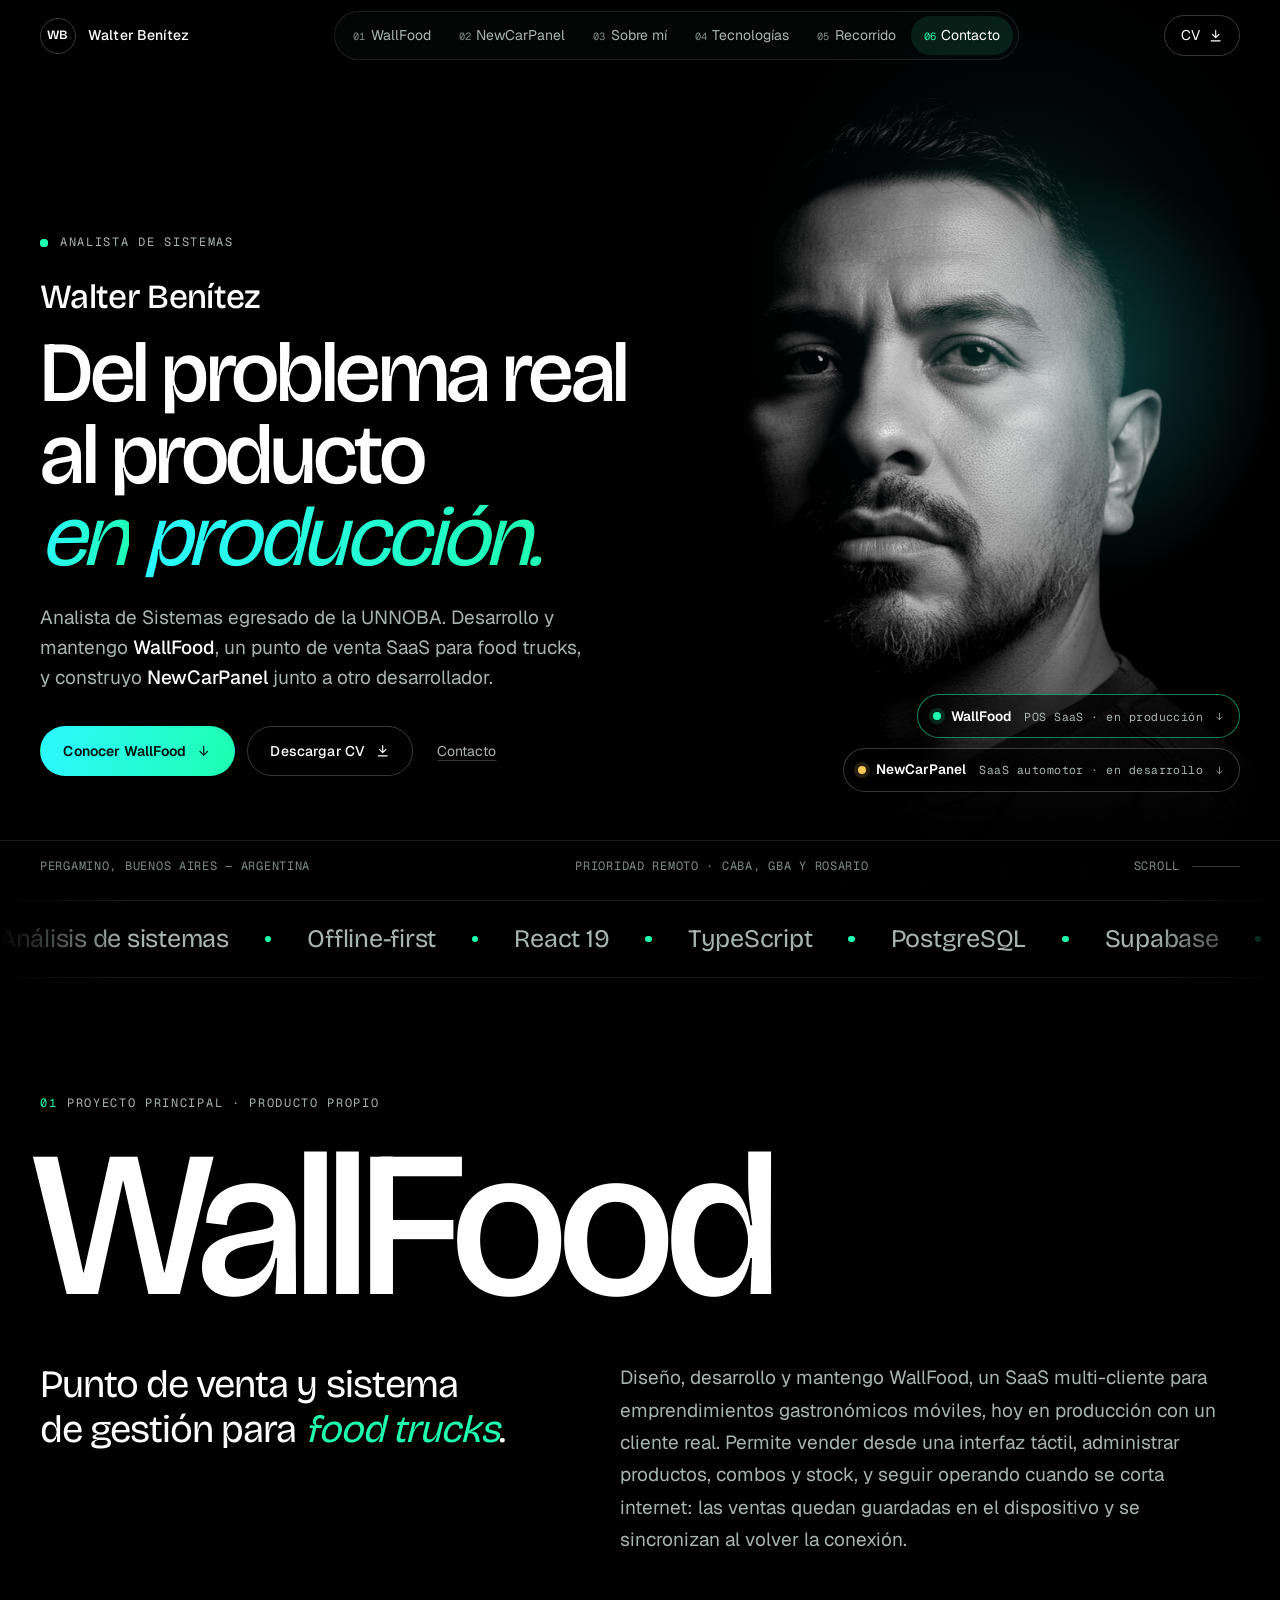
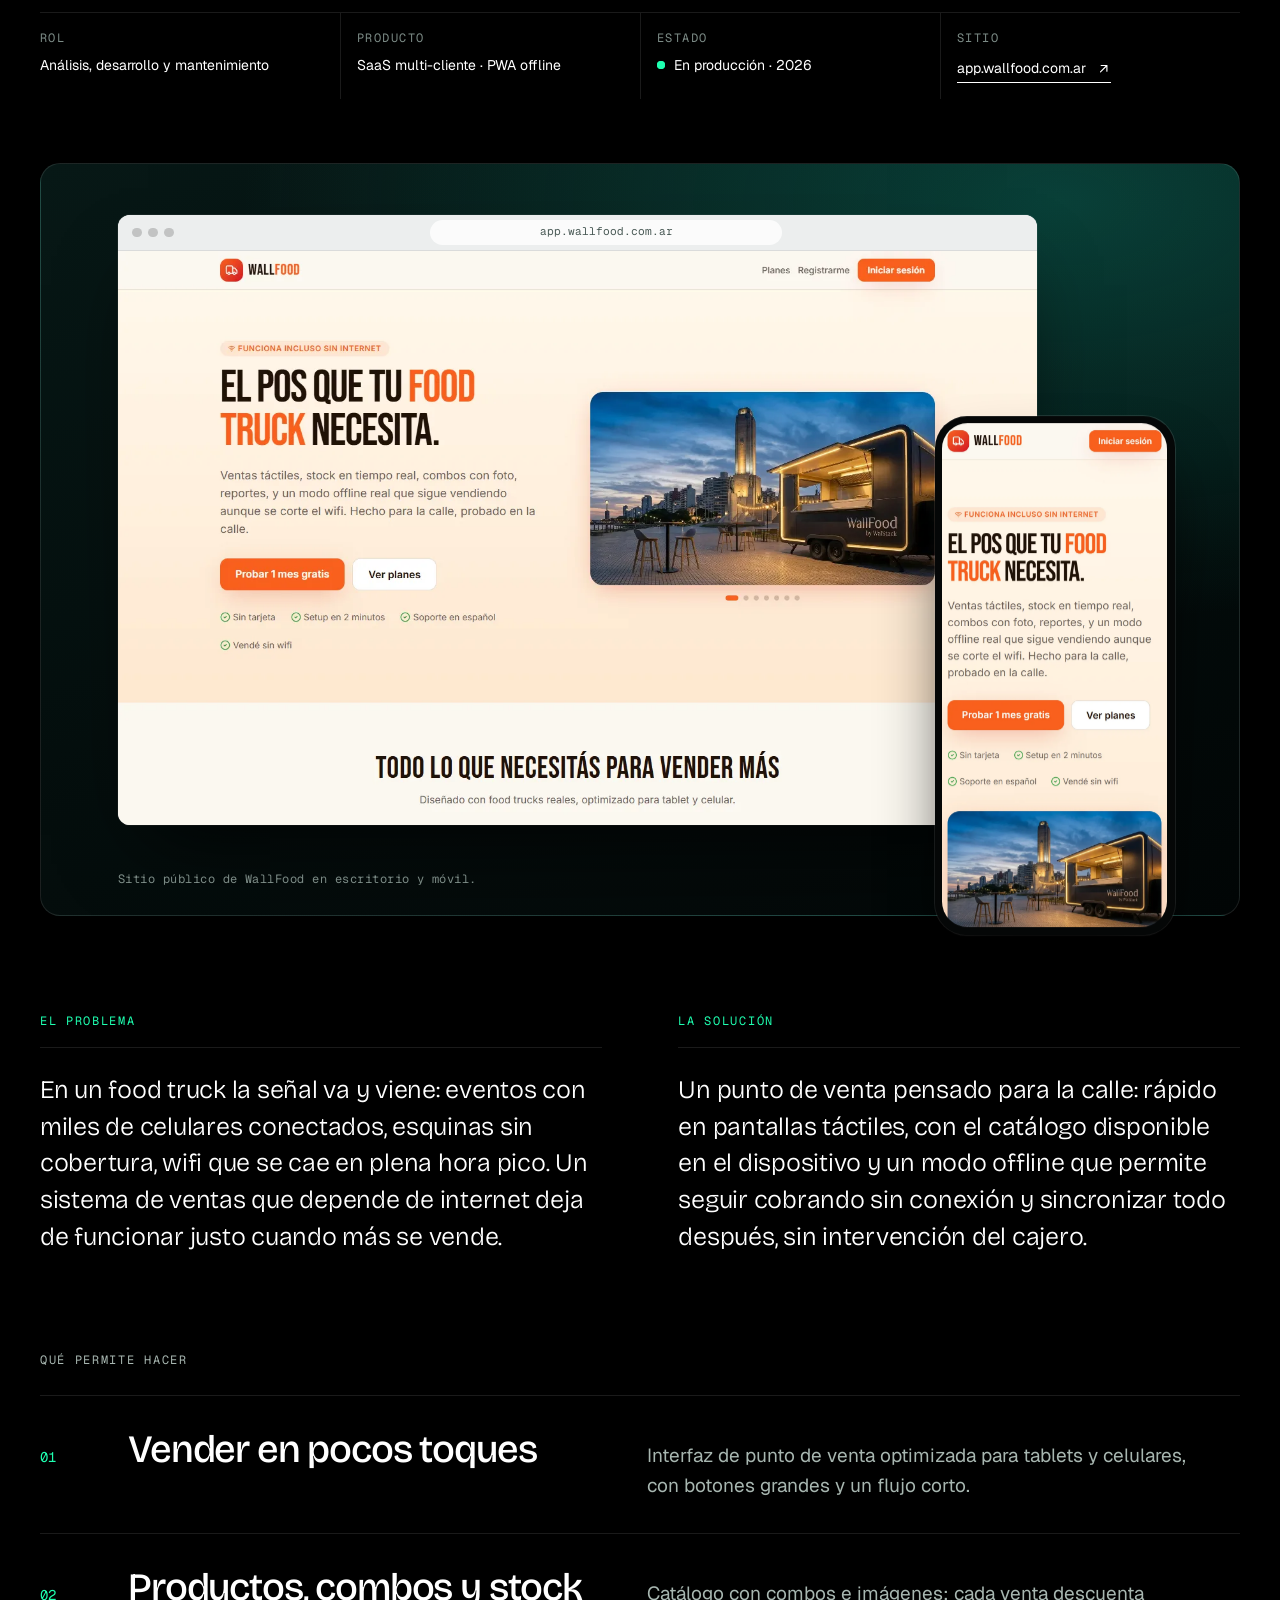
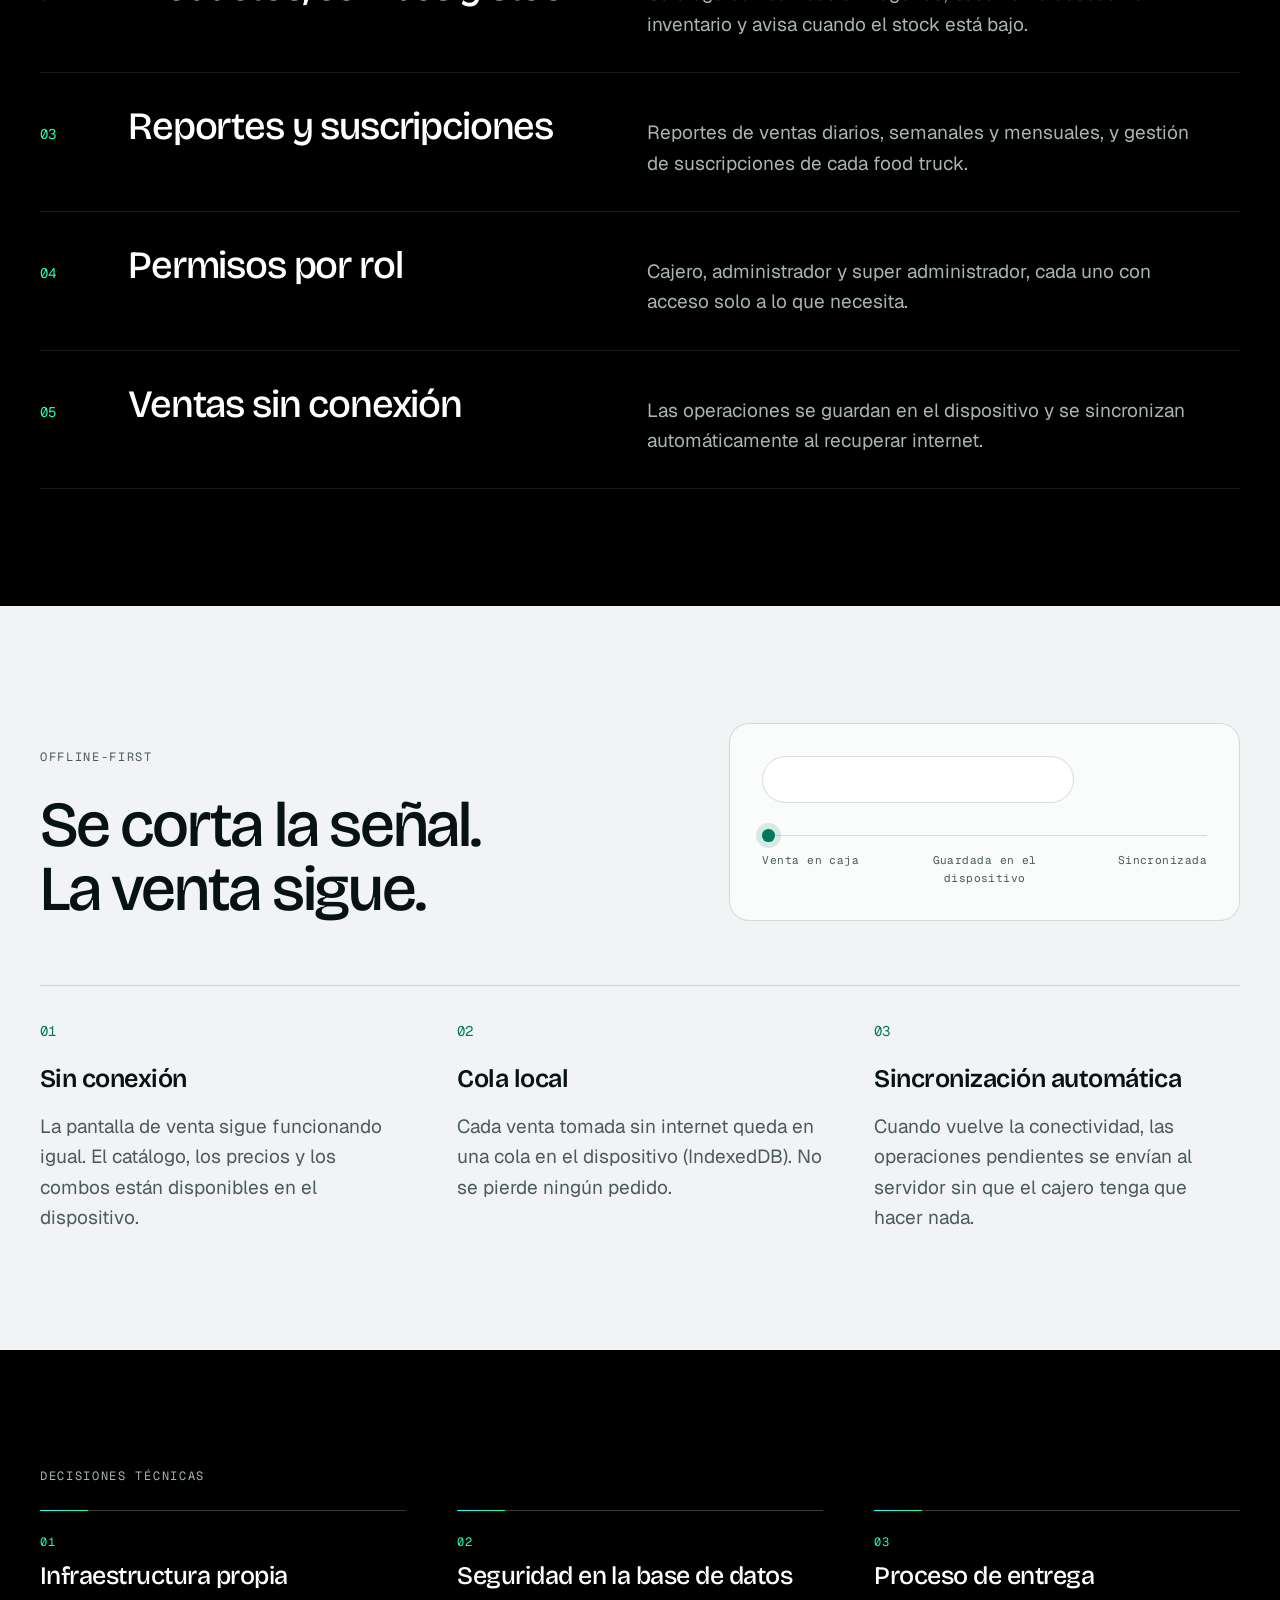
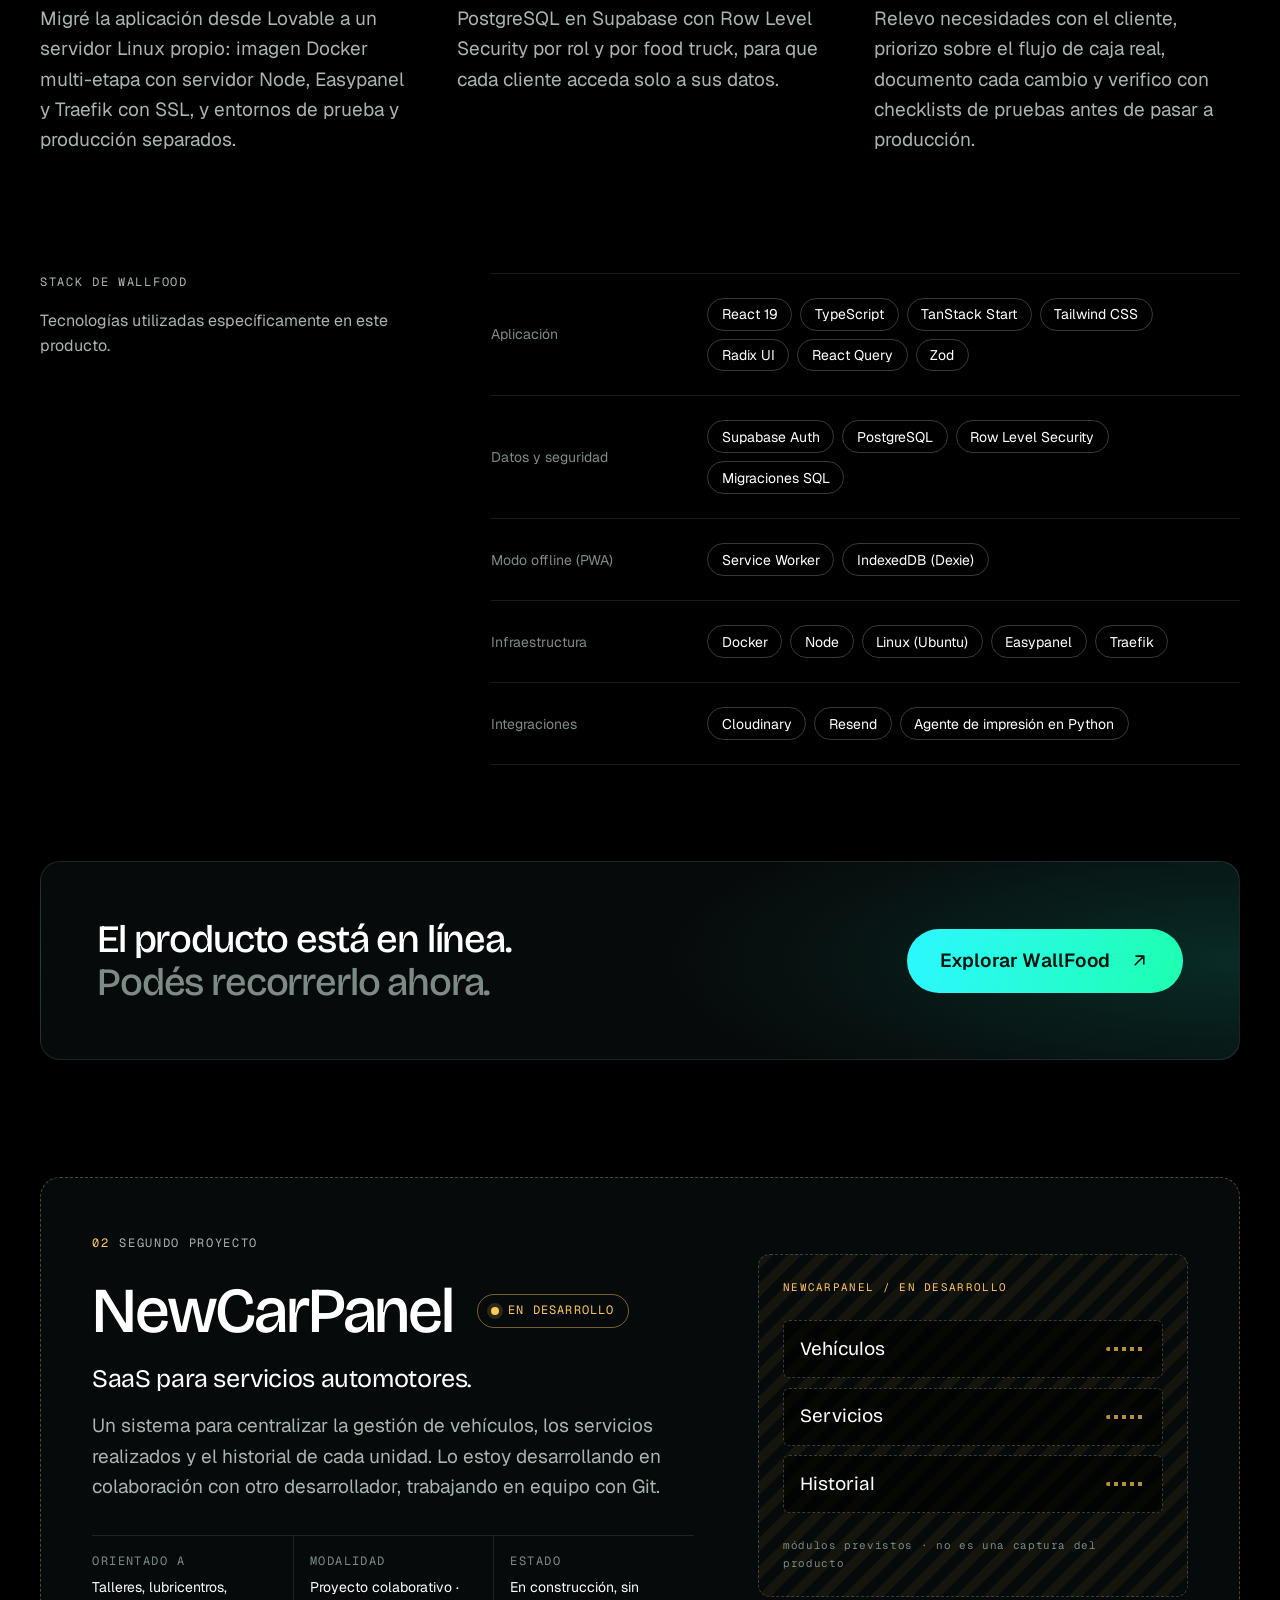
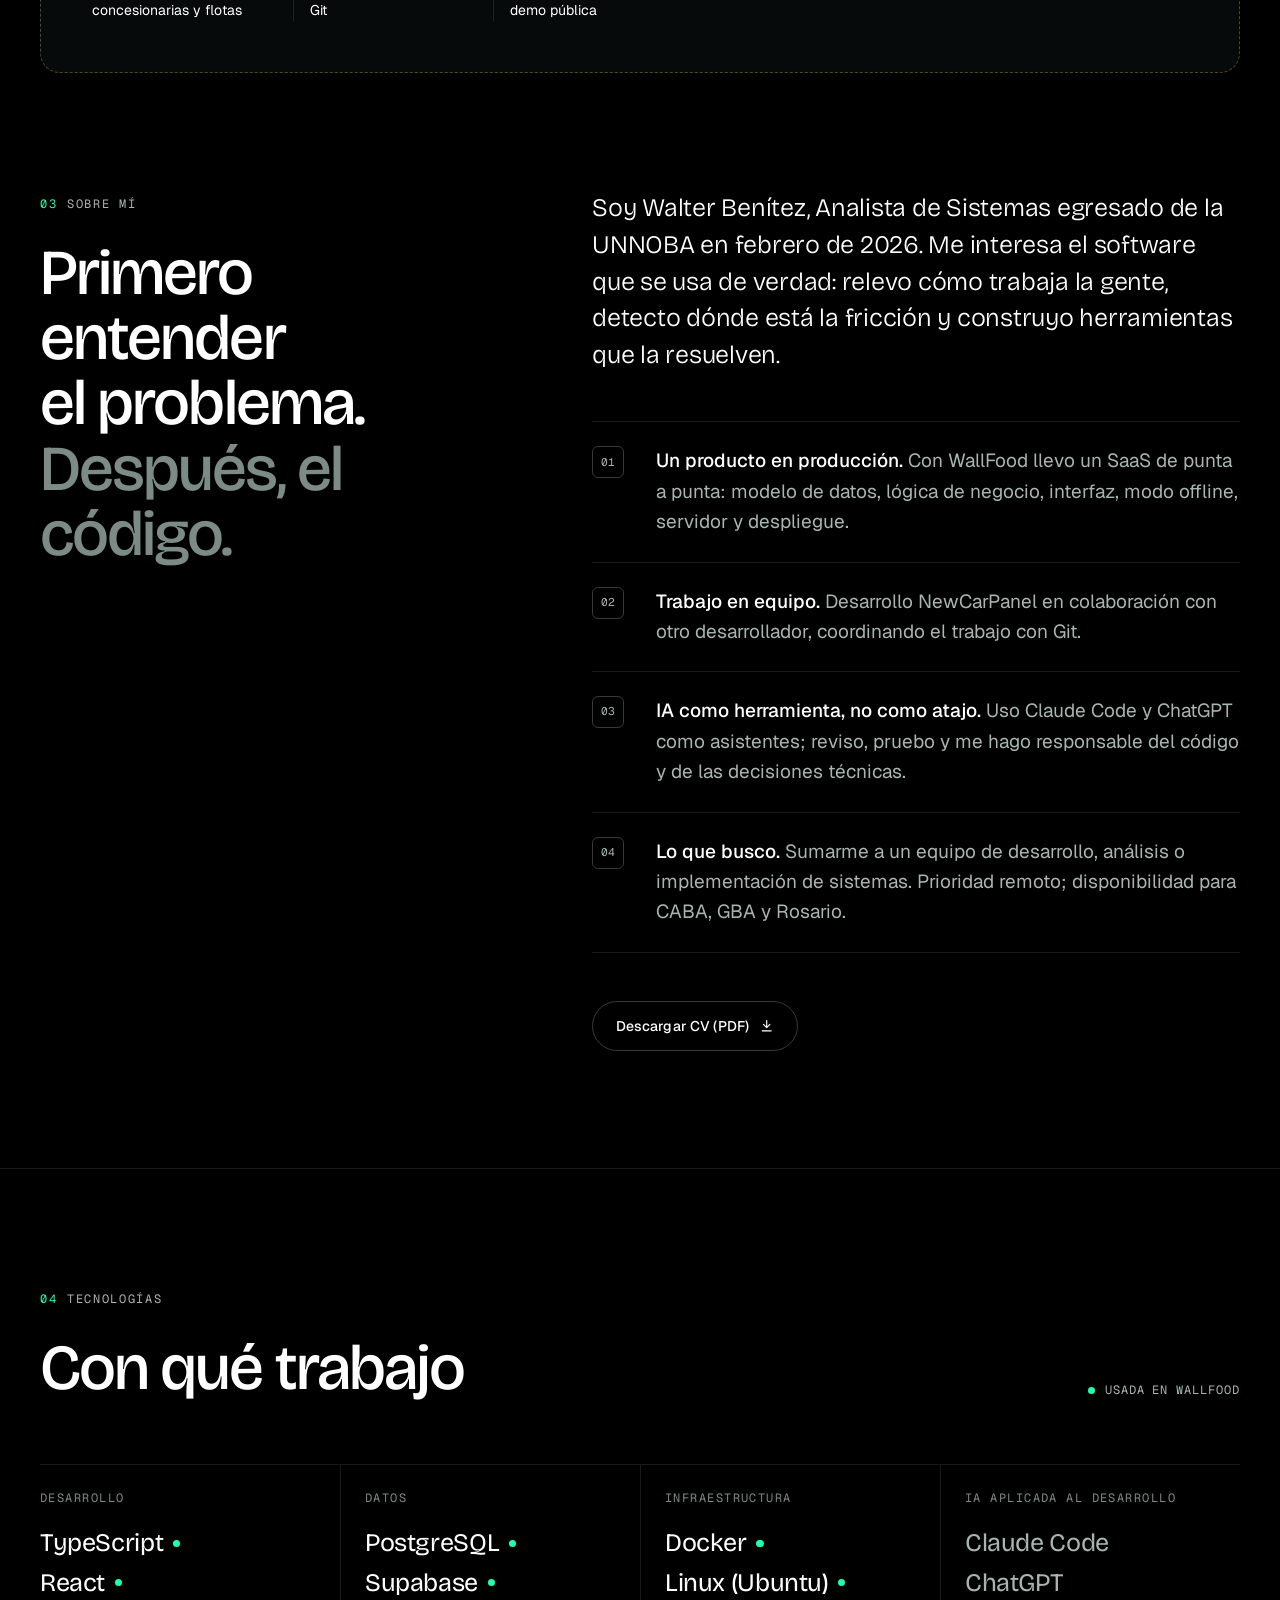
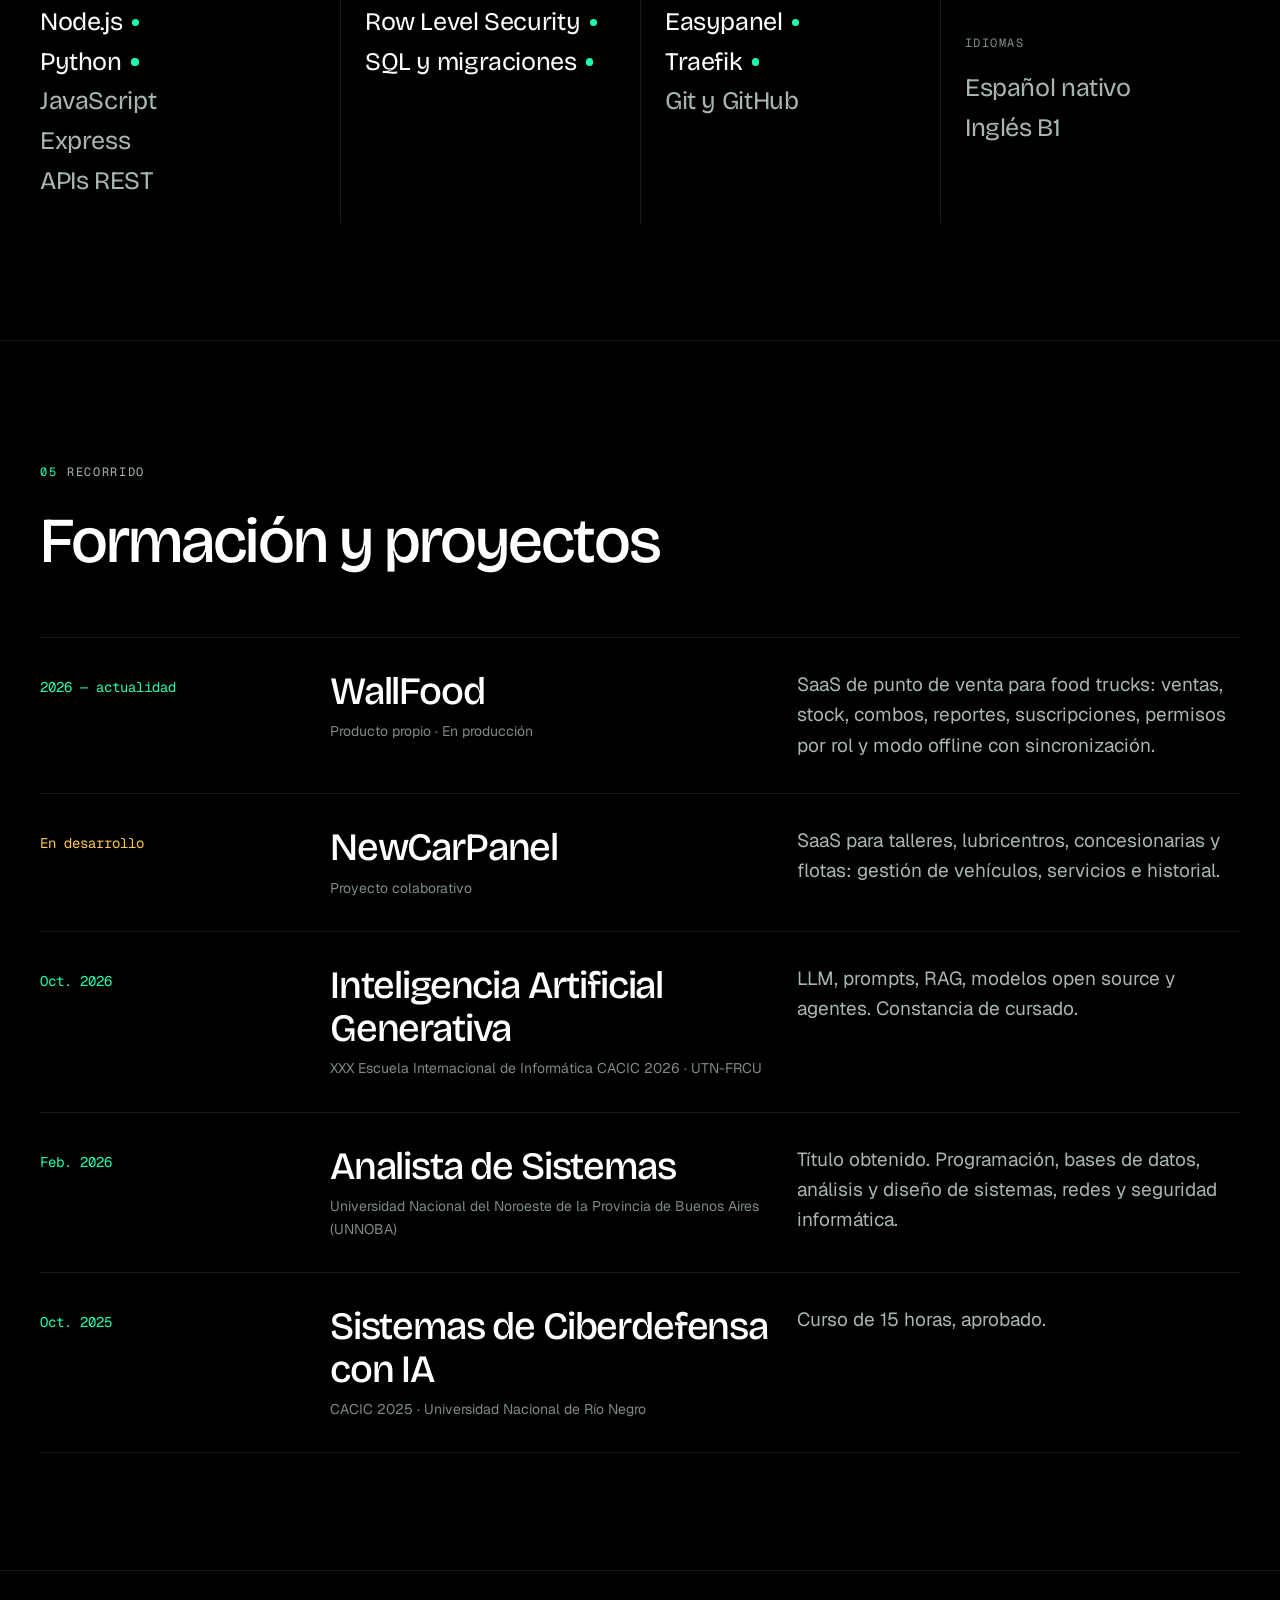
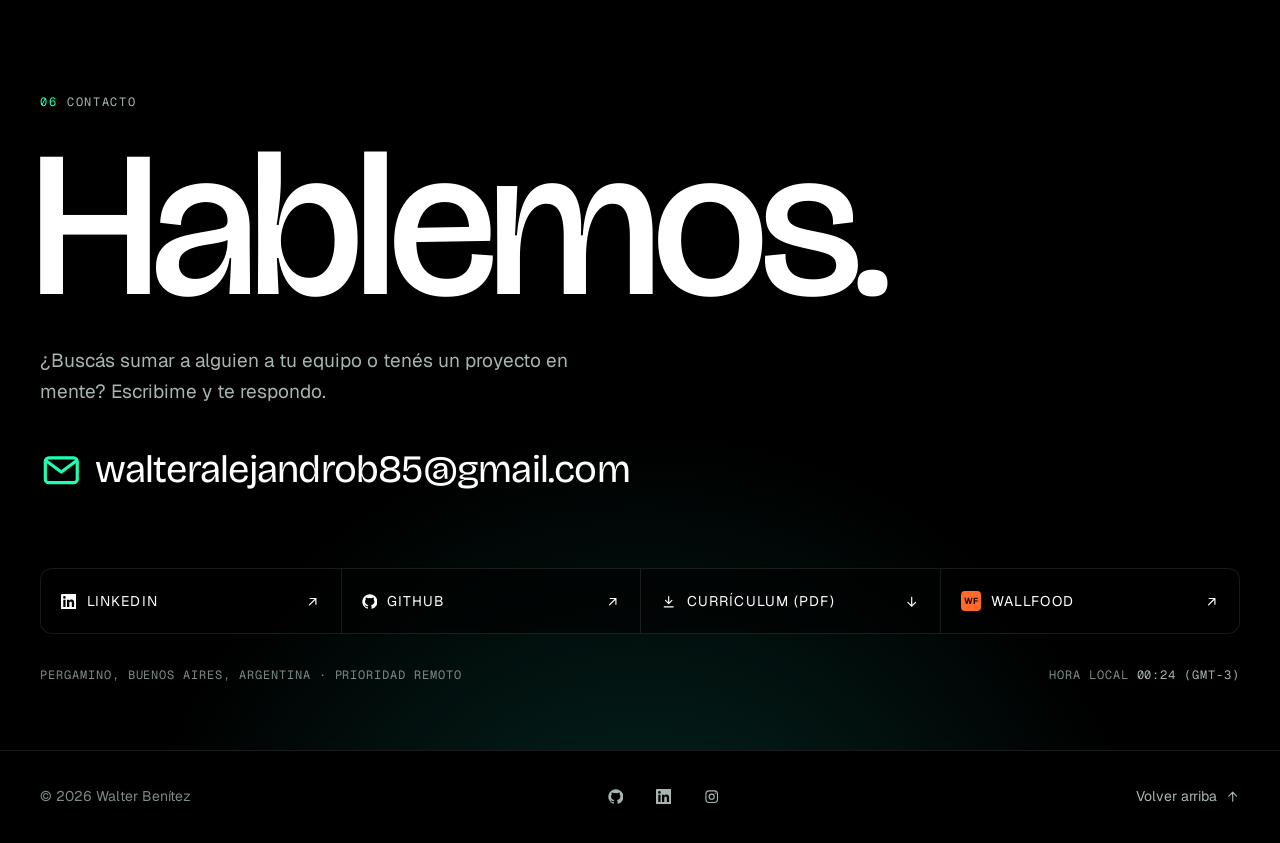
<file: index.html>
<!DOCTYPE html>
<html lang="es">
<head>
  <meta charset="UTF-8" />
  <meta name="viewport" content="width=device-width, initial-scale=1.0" />
  <script>document.documentElement.classList.add('js');</script>

  <!-- SEO -->
  <title>Walter Benítez — Analista de Sistemas</title>
  <meta name="description" content="Walter Benítez, Analista de Sistemas (UNNOBA). Creador de WallFood, un punto de venta SaaS para food trucks en producción, y co-desarrollador de NewCarPanel." />
  <meta name="author" content="Walter Benítez" />
  <meta name="robots" content="index, follow" />
  <meta name="theme-color" content="#000000" />
  <link rel="canonical" href="https://walterabenitez.github.io/" />

  <!-- Open Graph -->
  <meta property="og:type" content="website" />
  <meta property="og:locale" content="es_AR" />
  <meta property="og:url" content="https://walterabenitez.github.io/" />
  <meta property="og:title" content="Walter Benítez — Analista de Sistemas" />
  <meta property="og:description" content="Del problema real al producto en producción. WallFood, POS SaaS para food trucks con modo offline, y NewCarPanel, en desarrollo." />
  <meta property="og:image" content="https://walterabenitez.github.io/img/og-cover.jpg" />
  <meta property="og:image:width" content="1200" />
  <meta property="og:image:height" content="630" />

  <!-- Twitter Card -->
  <meta name="twitter:card" content="summary_large_image" />
  <meta name="twitter:title" content="Walter Benítez — Analista de Sistemas" />
  <meta name="twitter:description" content="Creador de WallFood, un POS SaaS para food trucks que sigue vendiendo sin internet." />
  <meta name="twitter:image" content="https://walterabenitez.github.io/img/og-cover.jpg" />

  <!-- Google Site Verification -->
  <meta name="google-site-verification" content="7Ecglra-fqhUr8Nem5dWiA6LOUY_khN40NJXRmtbD-8" />

  <script type="application/ld+json">
  {
    "@context": "https://schema.org",
    "@type": "Person",
    "name": "Walter Benítez",
    "jobTitle": "Analista de Sistemas",
    "url": "https://walterabenitez.github.io/",
    "email": "mailto:walteralejandrob85@gmail.com",
    "address": { "@type": "PostalAddress", "addressLocality": "Pergamino", "addressRegion": "Buenos Aires", "addressCountry": "AR" },
    "alumniOf": "Universidad Nacional del Noroeste de la Provincia de Buenos Aires (UNNOBA)",
    "sameAs": [
      "https://github.com/WalterABenitez",
      "https://www.linkedin.com/in/walter-alejandro-benitez-84749420b/"
    ]
  }
  </script>

  <!-- Fonts -->
  <link rel="preconnect" href="https://fonts.googleapis.com" />
  <link rel="preconnect" href="https://fonts.gstatic.com" crossorigin />
  <link href="https://fonts.googleapis.com/css2?family=Bricolage+Grotesque:opsz,wght@12..96,300..700&family=Geist:wght@300..600&family=Geist+Mono:wght@400;500&display=swap" rel="stylesheet" />

  <!-- Favicon -->
  <link rel="icon" type="image/png" href="assets/icons/walter-icon.png" />
  <link rel="apple-touch-icon" href="assets/icons/walter-icon.png" />

  <link rel="preload" as="image" href="img/hero.jpg" />
  <link rel="stylesheet" href="styles.css" />
</head>
<body>

  <!-- ═══════════════════════════ ICONOS ═══════════════════════════ -->
  <svg width="0" height="0" class="sprite" aria-hidden="true" focusable="false">
    <symbol id="i-arrow-ur" viewBox="0 0 24 24"><path d="M7 17 17 7M8 7h9v9" fill="none" stroke="currentColor" stroke-width="1.8" stroke-linecap="round" stroke-linejoin="round"/></symbol>
    <symbol id="i-arrow-down" viewBox="0 0 24 24"><path d="M12 5v14m-6-6 6 6 6-6" fill="none" stroke="currentColor" stroke-width="1.8" stroke-linecap="round" stroke-linejoin="round"/></symbol>
    <symbol id="i-arrow-up" viewBox="0 0 24 24"><path d="M12 19V5m-6 6 6-6 6 6" fill="none" stroke="currentColor" stroke-width="1.8" stroke-linecap="round" stroke-linejoin="round"/></symbol>
    <symbol id="i-download" viewBox="0 0 24 24"><path d="M12 4v11m-5-5 5 5 5-5M5 20h14" fill="none" stroke="currentColor" stroke-width="1.8" stroke-linecap="round" stroke-linejoin="round"/></symbol>
    <symbol id="i-mail" viewBox="0 0 24 24"><rect x="3" y="5" width="18" height="14" rx="2" fill="none" stroke="currentColor" stroke-width="1.8"/><path d="m4 7 8 6 8-6" fill="none" stroke="currentColor" stroke-width="1.8" stroke-linecap="round" stroke-linejoin="round"/></symbol>
    <symbol id="i-github" viewBox="0 0 24 24"><path fill="currentColor" d="M12 .5a11.5 11.5 0 0 0-3.64 22.41c.58.1.79-.25.79-.56v-2c-3.2.7-3.88-1.37-3.88-1.37-.53-1.33-1.28-1.69-1.28-1.69-1.05-.71.08-.7.08-.7 1.16.08 1.77 1.19 1.77 1.19 1.03 1.77 2.7 1.26 3.36.96.1-.75.4-1.26.73-1.55-2.56-.29-5.24-1.28-5.24-5.69 0-1.26.45-2.29 1.18-3.09-.12-.29-.51-1.46.11-3.05 0 0 .97-.31 3.17 1.18a11 11 0 0 1 5.76 0c2.2-1.49 3.17-1.18 3.17-1.18.62 1.59.23 2.76.11 3.05.74.8 1.18 1.83 1.18 3.09 0 4.42-2.69 5.39-5.25 5.68.41.36.78 1.06.78 2.14v3.17c0 .31.21.67.8.56A11.5 11.5 0 0 0 12 .5Z"/></symbol>
    <symbol id="i-linkedin" viewBox="0 0 24 24"><path fill="currentColor" d="M20.45 20.45h-3.56v-5.57c0-1.33-.02-3.04-1.85-3.04-1.85 0-2.14 1.45-2.14 2.94v5.67H9.34V9h3.42v1.56h.05c.48-.9 1.64-1.85 3.37-1.85 3.6 0 4.27 2.37 4.27 5.46v6.28ZM5.34 7.43a2.06 2.06 0 1 1 0-4.13 2.06 2.06 0 0 1 0 4.13ZM7.12 20.45H3.56V9h3.56v11.45ZM22.22 0H1.77C.79 0 0 .77 0 1.73v20.54C0 23.23.79 24 1.77 24h20.45c.98 0 1.78-.77 1.78-1.73V1.73C24 .77 23.2 0 22.22 0Z"/></symbol>
    <symbol id="i-instagram" viewBox="0 0 24 24"><rect x="3" y="3" width="18" height="18" rx="5" fill="none" stroke="currentColor" stroke-width="1.8"/><circle cx="12" cy="12" r="4" fill="none" stroke="currentColor" stroke-width="1.8"/><circle cx="17.5" cy="6.5" r="1.1" fill="currentColor"/></symbol>
  </svg>

  <a class="skip-link" href="#contenido">Saltar al contenido</a>

  <!-- ═══════════════════════════ HEADER ═══════════════════════════ -->
  <header class="site-header" id="site-header">
    <div class="header-inner">
      <a href="#inicio" class="brand" aria-label="Walter Benítez — volver al inicio">
        <span class="brand-mark" aria-hidden="true">WB</span>
        <span class="brand-name">Walter Benítez</span>
      </a>

      <nav class="site-nav" id="site-nav" aria-label="Navegación principal">
        <ul class="nav-list">
          <li><a href="#wallfood" class="nav-link"><span class="nav-num" aria-hidden="true">01</span>WallFood</a></li>
          <li><a href="#newcarpanel" class="nav-link"><span class="nav-num" aria-hidden="true">02</span>NewCarPanel</a></li>
          <li><a href="#sobre" class="nav-link"><span class="nav-num" aria-hidden="true">03</span>Sobre mí</a></li>
          <li><a href="#stack" class="nav-link"><span class="nav-num" aria-hidden="true">04</span>Tecnologías</a></li>
          <li><a href="#recorrido" class="nav-link"><span class="nav-num" aria-hidden="true">05</span>Recorrido</a></li>
          <li><a href="#contacto" class="nav-link"><span class="nav-num" aria-hidden="true">06</span>Contacto</a></li>
        </ul>
        <div class="nav-mobile-foot">
          <a href="mailto:walteralejandrob85@gmail.com">walteralejandrob85@gmail.com</a>
          <a href="docs/C-V-WalterBenitez.pdf?v=2026-10" download="Walter-Benitez-CV.pdf">Descargar CV (PDF)</a>
        </div>
      </nav>

      <div class="header-actions">
        <a href="docs/C-V-WalterBenitez.pdf?v=2026-10" class="header-cv" download="Walter-Benitez-CV.pdf">
          CV <svg class="icon" aria-hidden="true"><use href="#i-download"/></svg>
        </a>
        <button class="menu-toggle" id="menu-toggle" type="button" aria-expanded="false" aria-controls="site-nav">
          <span class="menu-toggle-label">Menú</span>
          <span class="menu-toggle-lines" aria-hidden="true"><span></span><span></span></span>
        </button>
      </div>
    </div>
  </header>

  <main id="contenido">

    <!-- ═══════════════════════════ HERO ═══════════════════════════ -->
    <section id="inicio" class="hero" aria-labelledby="hero-title">

      <!-- Escena en capas: perspectiva real que responde al cursor -->
      <div class="hero-stage" id="hero-stage">
        <div class="layer layer-light" aria-hidden="true"></div>
        <div class="layer layer-floor" aria-hidden="true"><div class="floor-plane"></div></div>
        <figure class="layer layer-portrait">
          <img src="img/hero.jpg" width="928" height="1039" alt="Retrato de Walter Benítez" fetchpriority="high" />
        </figure>
        <div class="layer layer-rim" aria-hidden="true"></div>
      </div>

      <div class="container hero-content">
        <p class="eyebrow hero-eyebrow load-in" style="--d: 3">
          <span class="status-dot" aria-hidden="true"></span>
          Analista de Sistemas
        </p>

        <h1 id="hero-title" class="hero-title">
          <span class="hero-name load-in" style="--d: 4">Walter Benítez</span>
          <span class="hero-claim">
            <span class="line"><span class="word" style="--i:1">Del</span> <span class="word" style="--i:2">problema</span> <span class="word" style="--i:3">real</span></span>
            <span class="line"><span class="word" style="--i:4">al</span> <span class="word" style="--i:5">producto</span></span>
            <span class="line"><span class="word word-accent" style="--i:6">en</span> <span class="word word-accent" style="--i:7">producción.</span></span>
          </span>
        </h1>

        <p class="hero-lead load-in" style="--d: 8">
          Analista de Sistemas egresado de la UNNOBA. Desarrollo y mantengo <strong>WallFood</strong>,
          un punto de venta SaaS para food trucks, y construyo <strong>NewCarPanel</strong> junto a otro desarrollador.
        </p>

        <div class="hero-actions load-in" style="--d: 9">
          <a href="#wallfood" class="btn btn-primary">
            Conocer WallFood
            <svg class="icon" aria-hidden="true"><use href="#i-arrow-down"/></svg>
          </a>
          <a href="docs/C-V-WalterBenitez.pdf?v=2026-10" class="btn btn-ghost" download="Walter-Benitez-CV.pdf">
            Descargar CV
            <svg class="icon" aria-hidden="true"><use href="#i-download"/></svg>
          </a>
          <a href="#contacto" class="hero-contact">Contacto</a>
        </div>
      </div>

      <!-- Anotaciones de la escena: llevan a los dos proyectos -->
      <ul class="hero-tags" aria-label="Proyectos">
        <li class="hero-tag hero-tag-main load-in" style="--d: 10">
          <a href="#wallfood">
            <span class="tag-dot tag-dot-live" aria-hidden="true"></span>
            <span class="tag-text"><strong>WallFood</strong> POS SaaS · en producción</span>
            <svg class="icon" aria-hidden="true"><use href="#i-arrow-down"/></svg>
          </a>
        </li>
        <li class="hero-tag hero-tag-dev load-in" style="--d: 11">
          <a href="#newcarpanel">
            <span class="tag-dot tag-dot-dev" aria-hidden="true"></span>
            <span class="tag-text"><strong>NewCarPanel</strong> SaaS automotor · en desarrollo</span>
            <svg class="icon" aria-hidden="true"><use href="#i-arrow-down"/></svg>
          </a>
        </li>
      </ul>

      <div class="container hero-meta load-in" style="--d: 12">
        <p>Pergamino, Buenos Aires — Argentina</p>
        <p>Prioridad remoto · CABA, GBA y Rosario</p>
        <p class="hero-scroll" aria-hidden="true">Scroll <span class="hero-scroll-line"></span></p>
      </div>
    </section>

    <!-- ═══════════════════════════ MARQUEE ═══════════════════════════ -->
    <div class="marquee" aria-hidden="true">
      <div class="marquee-track">
        <span>Análisis de sistemas</span><span>Offline-first</span><span>React 19</span><span>TypeScript</span><span>PostgreSQL</span><span>Supabase</span><span>Docker</span><span>Linux</span>
        <span>Análisis de sistemas</span><span>Offline-first</span><span>React 19</span><span>TypeScript</span><span>PostgreSQL</span><span>Supabase</span><span>Docker</span><span>Linux</span>
      </div>
    </div>

    <!-- ═══════════════════════════ WALLFOOD ═══════════════════════════ -->
    <section id="wallfood" class="case" aria-labelledby="wallfood-title">
      <div class="container">
        <header class="case-head">
          <p class="eyebrow reveal"><span class="eyebrow-num">01</span> Proyecto principal · Producto propio</p>
          <h2 id="wallfood-title" class="case-title reveal">WallFood</h2>
          <div class="case-intro">
            <p class="case-kicker reveal">Punto de venta y sistema de gestión para <em>food trucks</em>.</p>
            <p class="case-summary reveal">
              Diseño, desarrollo y mantengo WallFood, un SaaS multi-cliente para emprendimientos
              gastronómicos móviles, hoy en producción con un cliente real. Permite vender desde una
              interfaz táctil, administrar productos, combos y stock, y seguir operando cuando se corta
              internet: las ventas quedan guardadas en el dispositivo y se sincronizan al volver la conexión.
            </p>
          </div>

          <dl class="case-meta reveal">
            <div><dt>Rol</dt><dd>Análisis, desarrollo y mantenimiento</dd></div>
            <div><dt>Producto</dt><dd>SaaS multi-cliente · PWA offline</dd></div>
            <div><dt>Estado</dt><dd><span class="status-dot" aria-hidden="true"></span> En producción · 2026</dd></div>
            <div>
              <dt>Sitio</dt>
              <dd>
                <a href="https://app.wallfood.com.ar/" target="_blank" rel="noopener noreferrer" class="text-link">
                  app.wallfood.com.ar<span class="sr-only"> (se abre en una pestaña nueva)</span>
                  <svg class="icon" aria-hidden="true"><use href="#i-arrow-ur"/></svg>
                </a>
              </dd>
            </div>
          </dl>
        </header>

        <figure class="case-visual reveal">
          <div class="device-browser">
            <div class="browser-bar" aria-hidden="true">
              <span class="browser-dots"><i></i><i></i><i></i></span>
              <span class="browser-url">app.wallfood.com.ar</span>
            </div>
            <picture>
              <source srcset="img/wallfood/wallfood-desktop.webp" type="image/webp" />
              <img src="img/wallfood/wallfood-desktop.jpg" width="1440" height="900" loading="lazy" decoding="async"
                   alt="Página de inicio de WallFood en escritorio: «El POS que tu food truck necesita», con la propuesta de modo offline y los botones para probarlo." />
            </picture>
          </div>
          <div class="device-phone" data-parallax>
            <picture>
              <source srcset="img/wallfood/wallfood-mobile.webp" type="image/webp" />
              <img src="img/wallfood/wallfood-mobile.jpg" width="780" height="1688" loading="lazy" decoding="async"
                   alt="La misma página de WallFood vista en un teléfono." />
            </picture>
          </div>
          <figcaption>Sitio público de WallFood en escritorio y móvil.</figcaption>
        </figure>

        <div class="case-story">
          <div class="story-block reveal">
            <h3 class="story-label">El problema</h3>
            <p>
              En un food truck la señal va y viene: eventos con miles de celulares conectados,
              esquinas sin cobertura, wifi que se cae en plena hora pico. Un sistema de ventas que
              depende de internet deja de funcionar justo cuando más se vende.
            </p>
          </div>
          <div class="story-block reveal">
            <h3 class="story-label">La solución</h3>
            <p>
              Un punto de venta pensado para la calle: rápido en pantallas táctiles, con el
              catálogo disponible en el dispositivo y un modo offline que permite seguir cobrando
              sin conexión y sincronizar todo después, sin intervención del cajero.
            </p>
          </div>
        </div>

        <div class="case-features">
          <h3 class="section-sub reveal">Qué permite hacer</h3>
          <ol class="feature-list">
            <li class="feature reveal">
              <span class="feature-num" aria-hidden="true">01</span>
              <h4 class="feature-title">Vender en pocos toques</h4>
              <p>Interfaz de punto de venta optimizada para tablets y celulares, con botones grandes y un flujo corto.</p>
            </li>
            <li class="feature reveal">
              <span class="feature-num" aria-hidden="true">02</span>
              <h4 class="feature-title">Productos, combos y stock</h4>
              <p>Catálogo con combos e imágenes; cada venta descuenta inventario y avisa cuando el stock está bajo.</p>
            </li>
            <li class="feature reveal">
              <span class="feature-num" aria-hidden="true">03</span>
              <h4 class="feature-title">Reportes y suscripciones</h4>
              <p>Reportes de ventas diarios, semanales y mensuales, y gestión de suscripciones de cada food truck.</p>
            </li>
            <li class="feature reveal">
              <span class="feature-num" aria-hidden="true">04</span>
              <h4 class="feature-title">Permisos por rol</h4>
              <p>Cajero, administrador y super administrador, cada uno con acceso solo a lo que necesita.</p>
            </li>
            <li class="feature reveal">
              <span class="feature-num" aria-hidden="true">05</span>
              <h4 class="feature-title">Ventas sin conexión</h4>
              <p>Las operaciones se guardan en el dispositivo y se sincronizan automáticamente al recuperar internet.</p>
            </li>
          </ol>
        </div>
      </div>

      <!-- Offline-first: banda clara -->
      <div class="offline" aria-labelledby="offline-title">
        <div class="container">
          <div class="offline-head">
            <div>
              <p class="eyebrow eyebrow-dark reveal">Offline-first</p>
              <h3 id="offline-title" class="offline-title reveal">Se corta la señal.<br />La venta sigue.</h3>
            </div>

            <div class="offline-demo reveal" aria-hidden="true">
              <div class="sync-status">
                <span class="sync-state sync-off"><i></i>Sin conexión · ventas pendientes</span>
                <span class="sync-state sync-run"><i></i>Sincronizando…</span>
                <span class="sync-state sync-ok"><i></i>Todo sincronizado</span>
              </div>
              <div class="sync-track"><span class="sync-dot"></span></div>
              <div class="sync-nodes">
                <span>Venta en caja</span>
                <span>Guardada en el dispositivo</span>
                <span>Sincronizada</span>
              </div>
            </div>
          </div>

          <ol class="offline-steps">
            <li class="offline-step reveal">
              <span class="step-num" aria-hidden="true">01</span>
              <h4>Sin conexión</h4>
              <p>La pantalla de venta sigue funcionando igual. El catálogo, los precios y los combos están disponibles en el dispositivo.</p>
            </li>
            <li class="offline-step reveal">
              <span class="step-num" aria-hidden="true">02</span>
              <h4>Cola local</h4>
              <p>Cada venta tomada sin internet queda en una cola en el dispositivo (IndexedDB). No se pierde ningún pedido.</p>
            </li>
            <li class="offline-step reveal">
              <span class="step-num" aria-hidden="true">03</span>
              <h4>Sincronización automática</h4>
              <p>Cuando vuelve la conectividad, las operaciones pendientes se envían al servidor sin que el cajero tenga que hacer nada.</p>
            </li>
          </ol>
        </div>
      </div>

      <div class="container">
        <div class="case-decisions">
          <h3 class="section-sub reveal">Decisiones técnicas</h3>
          <ol class="decision-list">
            <li class="decision reveal">
              <h4>Infraestructura propia</h4>
              <p>Migré la aplicación desde Lovable a un servidor Linux propio: imagen Docker multi-etapa con servidor Node, Easypanel y Traefik con SSL, y entornos de prueba y producción separados.</p>
            </li>
            <li class="decision reveal">
              <h4>Seguridad en la base de datos</h4>
              <p>PostgreSQL en Supabase con Row Level Security por rol y por food truck, para que cada cliente acceda solo a sus datos.</p>
            </li>
            <li class="decision reveal">
              <h4>Proceso de entrega</h4>
              <p>Relevo necesidades con el cliente, priorizo sobre el flujo de caja real, documento cada cambio y verifico con checklists de pruebas antes de pasar a producción.</p>
            </li>
          </ol>
        </div>

        <div class="case-stack">
          <div class="case-stack-head reveal">
            <h3 class="section-sub">Stack de WallFood</h3>
            <p>Tecnologías utilizadas específicamente en este producto.</p>
          </div>
          <dl class="stack-table">
            <div class="stack-row reveal">
              <dt>Aplicación</dt>
              <dd><span class="chip">React 19</span><span class="chip">TypeScript</span><span class="chip">TanStack Start</span><span class="chip">Tailwind CSS</span><span class="chip">Radix UI</span><span class="chip">React Query</span><span class="chip">Zod</span></dd>
            </div>
            <div class="stack-row reveal">
              <dt>Datos y seguridad</dt>
              <dd><span class="chip">Supabase Auth</span><span class="chip">PostgreSQL</span><span class="chip">Row Level Security</span><span class="chip">Migraciones SQL</span></dd>
            </div>
            <div class="stack-row reveal">
              <dt>Modo offline (PWA)</dt>
              <dd><span class="chip">Service Worker</span><span class="chip">IndexedDB (Dexie)</span></dd>
            </div>
            <div class="stack-row reveal">
              <dt>Infraestructura</dt>
              <dd><span class="chip">Docker</span><span class="chip">Node</span><span class="chip">Linux (Ubuntu)</span><span class="chip">Easypanel</span><span class="chip">Traefik</span></dd>
            </div>
            <div class="stack-row reveal">
              <dt>Integraciones</dt>
              <dd><span class="chip">Cloudinary</span><span class="chip">Resend</span><span class="chip">Agente de impresión en Python</span></dd>
            </div>
          </dl>
        </div>

        <div class="case-cta reveal">
          <p class="case-cta-text">El producto está en línea.<br /><span>Podés recorrerlo ahora.</span></p>
          <a href="https://app.wallfood.com.ar/" target="_blank" rel="noopener noreferrer" class="btn btn-primary btn-lg">
            Explorar WallFood<span class="sr-only"> (se abre en una pestaña nueva)</span>
            <svg class="icon" aria-hidden="true"><use href="#i-arrow-ur"/></svg>
          </a>
        </div>
      </div>
    </section>

    <!-- ═══════════════════════════ NEWCARPANEL ═══════════════════════════ -->
    <section id="newcarpanel" class="wip" aria-labelledby="newcarpanel-title">
      <div class="container">
        <div class="wip-card">
          <div class="wip-body">
            <p class="eyebrow reveal"><span class="eyebrow-num">02</span> Segundo proyecto</p>
            <div class="wip-title-row reveal">
              <h2 id="newcarpanel-title" class="wip-title">NewCarPanel</h2>
              <span class="badge-dev"><span class="tag-dot tag-dot-dev" aria-hidden="true"></span>En desarrollo</span>
            </div>
            <p class="wip-kicker reveal">SaaS para servicios automotores.</p>
            <p class="wip-text reveal">
              Un sistema para centralizar la gestión de vehículos, los servicios realizados y el historial
              de cada unidad. Lo estoy desarrollando en colaboración con otro desarrollador, trabajando
              en equipo con Git.
            </p>

            <dl class="wip-meta reveal">
              <div><dt>Orientado a</dt><dd>Talleres, lubricentros, concesionarias y flotas</dd></div>
              <div><dt>Modalidad</dt><dd>Proyecto colaborativo · Git</dd></div>
              <div><dt>Estado</dt><dd>En construcción, sin demo pública</dd></div>
            </dl>
          </div>

          <div class="wip-visual reveal" aria-hidden="true">
            <div class="wip-blueprint">
              <span class="bp-label bp-label-top">newcarpanel / en desarrollo</span>
              <div class="bp-modules">
                <span>Vehículos</span>
                <span>Servicios</span>
                <span>Historial</span>
              </div>
              <span class="bp-label bp-label-bottom">módulos previstos · no es una captura del producto</span>
            </div>
          </div>
        </div>
      </div>
    </section>

    <!-- ═══════════════════════════ SOBRE MÍ ═══════════════════════════ -->
    <section id="sobre" class="section about" aria-labelledby="sobre-title">
      <div class="container about-grid">
        <div class="about-head">
          <p class="eyebrow reveal"><span class="eyebrow-num">03</span> Sobre mí</p>
          <h2 id="sobre-title" class="section-title reveal">Primero entender el problema.<br /><span class="muted">Después, el código.</span></h2>
        </div>

        <div class="about-body">
          <p class="about-lead reveal">
            Soy Walter Benítez, Analista de Sistemas egresado de la UNNOBA en febrero de 2026.
            Me interesa el software que se usa de verdad: relevo cómo trabaja la gente, detecto dónde
            está la fricción y construyo herramientas que la resuelven.
          </p>

          <ol class="facts">
            <li class="fact reveal">
              <span class="fact-num" aria-hidden="true">01</span>
              <p><strong>Un producto en producción.</strong> Con WallFood llevo un SaaS de punta a punta: modelo de datos, lógica de negocio, interfaz, modo offline, servidor y despliegue.</p>
            </li>
            <li class="fact reveal">
              <span class="fact-num" aria-hidden="true">02</span>
              <p><strong>Trabajo en equipo.</strong> Desarrollo NewCarPanel en colaboración con otro desarrollador, coordinando el trabajo con Git.</p>
            </li>
            <li class="fact reveal">
              <span class="fact-num" aria-hidden="true">03</span>
              <p><strong>IA como herramienta, no como atajo.</strong> Uso Claude Code y ChatGPT como asistentes; reviso, pruebo y me hago responsable del código y de las decisiones técnicas.</p>
            </li>
            <li class="fact reveal">
              <span class="fact-num" aria-hidden="true">04</span>
              <p><strong>Lo que busco.</strong> Sumarme a un equipo de desarrollo, análisis o implementación de sistemas. Prioridad remoto; disponibilidad para CABA, GBA y Rosario.</p>
            </li>
          </ol>

          <div class="about-actions reveal">
            <a href="docs/C-V-WalterBenitez.pdf?v=2026-10" class="btn btn-ghost" download="Walter-Benitez-CV.pdf">
              Descargar CV (PDF)
              <svg class="icon" aria-hidden="true"><use href="#i-download"/></svg>
            </a>
          </div>
        </div>
      </div>
    </section>

    <!-- ═══════════════════════════ TECNOLOGÍAS ═══════════════════════════ -->
    <section id="stack" class="section skills" aria-labelledby="stack-title">
      <div class="container">
        <div class="skills-head">
          <div>
            <p class="eyebrow reveal"><span class="eyebrow-num">04</span> Tecnologías</p>
            <h2 id="stack-title" class="section-title reveal">Con qué trabajo</h2>
          </div>
          <p class="skills-legend reveal"><span class="legend-dot" aria-hidden="true"></span> Usada en WallFood</p>
        </div>

        <div class="skills-grid">
          <div class="skill-group reveal">
            <h3 class="skill-group-title">Desarrollo</h3>
            <ul>
              <li class="is-wf">TypeScript<span class="sr-only"> (usada en WallFood)</span></li>
              <li class="is-wf">React<span class="sr-only"> (usada en WallFood)</span></li>
              <li class="is-wf">Node.js<span class="sr-only"> (usada en WallFood)</span></li>
              <li class="is-wf">Python<span class="sr-only"> (usada en WallFood)</span></li>
              <li>JavaScript</li>
              <li>Express</li>
              <li>APIs REST</li>
            </ul>
          </div>
          <div class="skill-group reveal">
            <h3 class="skill-group-title">Datos</h3>
            <ul>
              <li class="is-wf">PostgreSQL<span class="sr-only"> (usada en WallFood)</span></li>
              <li class="is-wf">Supabase<span class="sr-only"> (usada en WallFood)</span></li>
              <li class="is-wf">Row Level Security<span class="sr-only"> (usada en WallFood)</span></li>
              <li class="is-wf">SQL y migraciones<span class="sr-only"> (usada en WallFood)</span></li>
            </ul>
          </div>
          <div class="skill-group reveal">
            <h3 class="skill-group-title">Infraestructura</h3>
            <ul>
              <li class="is-wf">Docker<span class="sr-only"> (usada en WallFood)</span></li>
              <li class="is-wf">Linux (Ubuntu)<span class="sr-only"> (usada en WallFood)</span></li>
              <li class="is-wf">Easypanel<span class="sr-only"> (usada en WallFood)</span></li>
              <li class="is-wf">Traefik<span class="sr-only"> (usada en WallFood)</span></li>
              <li>Git y GitHub</li>
            </ul>
          </div>
          <div class="skill-group reveal">
            <h3 class="skill-group-title">IA aplicada al desarrollo</h3>
            <ul>
              <li>Claude Code</li>
              <li>ChatGPT</li>
            </ul>
            <h3 class="skill-group-title skill-group-title-gap">Idiomas</h3>
            <ul>
              <li>Español nativo</li>
              <li>Inglés B1</li>
            </ul>
          </div>
        </div>
      </div>
    </section>

    <!-- ═══════════════════════════ RECORRIDO ═══════════════════════════ -->
    <section id="recorrido" class="section journey" aria-labelledby="recorrido-title">
      <div class="container">
        <p class="eyebrow reveal"><span class="eyebrow-num">05</span> Recorrido</p>
        <h2 id="recorrido-title" class="section-title reveal">Formación y proyectos</h2>

        <ol class="timeline">
          <li class="timeline-row reveal">
            <p class="timeline-date">2026 — actualidad</p>
            <div class="timeline-main">
              <h3>WallFood</h3>
              <p class="timeline-org">Producto propio · En producción</p>
            </div>
            <p class="timeline-desc">SaaS de punto de venta para food trucks: ventas, stock, combos, reportes, suscripciones, permisos por rol y modo offline con sincronización.</p>
          </li>
          <li class="timeline-row reveal">
            <p class="timeline-date timeline-date-dev">En desarrollo</p>
            <div class="timeline-main">
              <h3>NewCarPanel</h3>
              <p class="timeline-org">Proyecto colaborativo</p>
            </div>
            <p class="timeline-desc">SaaS para talleres, lubricentros, concesionarias y flotas: gestión de vehículos, servicios e historial.</p>
          </li>
          <li class="timeline-row reveal">
            <p class="timeline-date">Oct. 2026</p>
            <div class="timeline-main">
              <h3>Inteligencia Artificial Generativa</h3>
              <p class="timeline-org">XXX Escuela Internacional de Informática CACIC 2026 · UTN-FRCU</p>
            </div>
            <p class="timeline-desc">LLM, prompts, RAG, modelos open source y agentes. Constancia de cursado.</p>
          </li>
          <li class="timeline-row reveal">
            <p class="timeline-date">Feb. 2026</p>
            <div class="timeline-main">
              <h3>Analista de Sistemas</h3>
              <p class="timeline-org">Universidad Nacional del Noroeste de la Provincia de Buenos Aires (UNNOBA)</p>
            </div>
            <p class="timeline-desc">Título obtenido. Programación, bases de datos, análisis y diseño de sistemas, redes y seguridad informática.</p>
          </li>
          <li class="timeline-row reveal">
            <p class="timeline-date">Oct. 2025</p>
            <div class="timeline-main">
              <h3>Sistemas de Ciberdefensa con IA</h3>
              <p class="timeline-org">CACIC 2025 · Universidad Nacional de Río Negro</p>
            </div>
            <p class="timeline-desc">Curso de 15 horas, aprobado.</p>
          </li>
        </ol>
      </div>
    </section>

    <!-- ═══════════════════════════ CONTACTO ═══════════════════════════ -->
    <section id="contacto" class="contact" aria-labelledby="contacto-title">
      <div class="contact-glow" aria-hidden="true"></div>
      <div class="container">
        <p class="eyebrow reveal"><span class="eyebrow-num">06</span> Contacto</p>
        <h2 id="contacto-title" class="contact-title reveal">Hablemos.</h2>
        <p class="contact-lead reveal">
          ¿Buscás sumar a alguien a tu equipo o tenés un proyecto en mente? Escribime y te respondo.
        </p>

        <a href="mailto:walteralejandrob85@gmail.com" class="contact-mail reveal">
          <svg class="icon" aria-hidden="true"><use href="#i-mail"/></svg>
          walteralejandrob85@gmail.com
        </a>

        <ul class="contact-links reveal">
          <li>
            <a href="https://www.linkedin.com/in/walter-alejandro-benitez-84749420b/" target="_blank" rel="noopener noreferrer">
              <svg class="icon" aria-hidden="true"><use href="#i-linkedin"/></svg> LinkedIn<span class="sr-only"> (se abre en una pestaña nueva)</span>
              <svg class="icon icon-end" aria-hidden="true"><use href="#i-arrow-ur"/></svg>
            </a>
          </li>
          <li>
            <a href="https://github.com/WalterABenitez" target="_blank" rel="noopener noreferrer">
              <svg class="icon" aria-hidden="true"><use href="#i-github"/></svg> GitHub<span class="sr-only"> (se abre en una pestaña nueva)</span>
              <svg class="icon icon-end" aria-hidden="true"><use href="#i-arrow-ur"/></svg>
            </a>
          </li>
          <li>
            <a href="docs/C-V-WalterBenitez.pdf?v=2026-10" download="Walter-Benitez-CV.pdf">
              <svg class="icon" aria-hidden="true"><use href="#i-download"/></svg> Currículum (PDF)
              <svg class="icon icon-end" aria-hidden="true"><use href="#i-arrow-down"/></svg>
            </a>
          </li>
          <li>
            <a href="https://app.wallfood.com.ar/" target="_blank" rel="noopener noreferrer">
              <span class="contact-wf" aria-hidden="true">WF</span> WallFood<span class="sr-only"> (se abre en una pestaña nueva)</span>
              <svg class="icon icon-end" aria-hidden="true"><use href="#i-arrow-ur"/></svg>
            </a>
          </li>
        </ul>

        <div class="contact-meta reveal">
          <p>Pergamino, Buenos Aires, Argentina · Prioridad remoto</p>
          <p>Hora local <time id="local-time">—</time></p>
        </div>
      </div>
    </section>

  </main>

  <!-- ═══════════════════════════ FOOTER ═══════════════════════════ -->
  <footer class="site-footer">
    <div class="container footer-inner">
      <p>© <span id="year">2026</span> Walter Benítez</p>
      <ul class="footer-social">
        <li><a href="https://github.com/WalterABenitez" target="_blank" rel="noopener noreferrer" aria-label="GitHub (se abre en una pestaña nueva)"><svg class="icon" aria-hidden="true"><use href="#i-github"/></svg></a></li>
        <li><a href="https://www.linkedin.com/in/walter-alejandro-benitez-84749420b/" target="_blank" rel="noopener noreferrer" aria-label="LinkedIn (se abre en una pestaña nueva)"><svg class="icon" aria-hidden="true"><use href="#i-linkedin"/></svg></a></li>
        <li><a href="https://www.instagram.com/blackwall85/" target="_blank" rel="noopener noreferrer" aria-label="Instagram (se abre en una pestaña nueva)"><svg class="icon" aria-hidden="true"><use href="#i-instagram"/></svg></a></li>
      </ul>
      <a href="#inicio" class="footer-top">
        Volver arriba <svg class="icon" aria-hidden="true"><use href="#i-arrow-up"/></svg>
      </a>
    </div>
  </footer>

  <script src="script.js" defer></script>
</body>
</html>
</file>
<file: styles.css>
/* ================================================================
   WALTER BENÍTEZ — styles.css
   Display: Bricolage Grotesque · Texto: Geist · Detalles: Geist Mono
   Negro puro como base, texto blanco y salvia, acentos menta y cian
   ================================================================ */

/* ─── TOKENS ─── */
:root {
  /* Color */
  --bg:            #000000;
  --bg-elev:       #070a0a;
  --bg-elev-2:     #0e1413;
  --line:          rgba(255, 255, 255, .1);
  --line-strong:   rgba(255, 255, 255, .22);
  --text:          #ffffff;
  --text-2:        #a7b6b0;
  --text-3:        #7c8b86;
  --mint:          #1effb0;
  --cyan:          #2cf8ff;
  --accent:        var(--mint);
  --accent-grad:   linear-gradient(100deg, var(--cyan), var(--mint));
  --accent-soft:   rgba(30, 255, 176, .12);
  --accent-ink:    #00140d;
  --teal-deep:     #041718;
  --teal:          #0d2f37;
  --dev:           #ffc857;
  --paper:         #f1f3f4;
  --paper-line:    rgba(3, 20, 18, .14);
  --paper-text:    #071311;
  --paper-text-2:  #4b5b57;
  --paper-accent:  #00785a;
  --ok:            var(--mint);

  /* Tipografía */
  --font-display:  'Bricolage Grotesque', 'Segoe UI', system-ui, sans-serif;
  --font-body:     'Geist', 'Segoe UI', system-ui, -apple-system, sans-serif;
  --font-mono:     'Geist Mono', ui-monospace, 'Cascadia Mono', Consolas, monospace;

  --fs-xs:   .75rem;
  --fs-sm:   .875rem;
  --fs-base: 1rem;
  --fs-md:   clamp(1.0625rem, 1rem + .25vw, 1.1875rem);
  --fs-lg:   clamp(1.25rem, 1.1rem + .6vw, 1.625rem);
  --fs-xl:   clamp(1.625rem, 1.3rem + 1.4vw, 2.5rem);
  --fs-2xl:  clamp(2.25rem, 1.6rem + 3vw, 4.25rem);
  --fs-hero: clamp(2.75rem, 1.2rem + 5.2vw, 6.5rem);
  --fs-mega: clamp(4.5rem, 1rem + 15vw, 15rem);

  /* Espaciado */
  --space-1: .25rem;
  --space-2: .5rem;
  --space-3: .75rem;
  --space-4: 1rem;
  --space-5: 1.5rem;
  --space-6: 2rem;
  --space-7: 3rem;
  --space-8: 4rem;
  --space-9: 6rem;
  --section-y: clamp(4.5rem, 2.5rem + 6vw, 8.5rem);

  /* Layout */
  --container: 1280px;
  --gutter: clamp(1rem, .5rem + 2.5vw, 2.5rem);
  --header-h: 4.5rem;

  /* Formas */
  --radius-sm: 6px;
  --radius:    12px;
  --radius-lg: 20px;
  --radius-pill: 999px;

  /* Movimiento */
  --ease-out:   cubic-bezier(.16, 1, .3, 1);
  --ease-inout: cubic-bezier(.65, 0, .35, 1);
  --dur-fast:   .2s;
  --dur:        .45s;
  --dur-slow:   .9s;
}

/* ─── RESET Y BASE ─── */
*, *::before, *::after { box-sizing: border-box; margin: 0; padding: 0; }
html {
  scroll-behavior: smooth;
  scroll-padding-top: calc(var(--header-h) + 1rem);
  -webkit-text-size-adjust: 100%;
  text-size-adjust: 100%;
  background: var(--bg);
}
body {
  background: var(--bg);
  color: var(--text);
  font-family: var(--font-body);
  font-size: var(--fs-base);
  line-height: 1.6;
  -webkit-font-smoothing: antialiased;
  -moz-osx-font-smoothing: grayscale;
  overflow-x: hidden;
}
@supports (overflow: clip) { body { overflow-x: clip; } }
img, picture, svg { display: block; max-width: 100%; }
img { height: auto; }
a { color: inherit; text-decoration: none; }
ol, ul { list-style: none; }
button { font: inherit; color: inherit; background: none; border: 0; cursor: pointer; }
em { font-style: italic; }
strong { font-weight: 600; }
::selection { background: var(--mint); color: var(--accent-ink); }

.sprite { position: absolute; width: 0; height: 0; overflow: hidden; }
.icon { width: 1.1em; height: 1.1em; flex: none; }

.sr-only {
  position: absolute !important; width: 1px; height: 1px; padding: 0; margin: -1px;
  overflow: hidden; clip: rect(0 0 0 0); white-space: nowrap; border: 0;
}

:focus-visible {
  outline: 2px solid var(--mint);
  outline-offset: 3px;
  border-radius: 4px;
}

.skip-link {
  position: fixed; left: 1rem; top: -4rem; z-index: 200;
  padding: .75rem 1rem; border-radius: var(--radius-sm);
  background: var(--mint); color: var(--accent-ink); font-weight: 600;
  transition: top var(--dur-fast) var(--ease-out);
}
.skip-link:focus { top: 1rem; }

/* ─── UTILIDADES ─── */
.container {
  width: 100%;
  max-width: calc(var(--container) + var(--gutter) * 2);
  margin-inline: auto;
  padding-inline: var(--gutter);
}
.section { padding-block: var(--section-y); }

.eyebrow {
  display: inline-flex; align-items: center; gap: .6rem;
  font-family: var(--font-mono);
  font-size: var(--fs-xs);
  letter-spacing: .14em;
  text-transform: uppercase;
  color: var(--text-2);
}
.eyebrow-num { color: var(--mint); }
.eyebrow-dark { color: var(--paper-text-2); }

.section-title {
  font-family: var(--font-display);
  font-size: var(--fs-2xl);
  font-weight: 500;
  line-height: 1.02;
  letter-spacing: -.03em;
  margin-top: var(--space-5);
  text-wrap: balance;
}
.section-title .muted { color: var(--text-3); }

.section-sub {
  font-family: var(--font-mono);
  font-size: var(--fs-xs);
  font-weight: 400;
  letter-spacing: .14em;
  text-transform: uppercase;
  color: var(--text-2);
}

.status-dot {
  position: relative;
  width: .5rem; height: .5rem; border-radius: 50%;
  background: var(--mint);
  display: inline-block; flex: none;
}
.status-dot::after {
  content: ''; position: absolute; inset: 0; border-radius: inherit;
  background: inherit; animation: ping 2.4s var(--ease-out) infinite;
}
@keyframes ping {
  0%   { transform: scale(1);   opacity: .7; }
  80%, 100% { transform: scale(2.8); opacity: 0; }
}

.text-link {
  display: inline-flex; align-items: center; gap: .3rem;
  padding-block: .2rem;
  background-image: linear-gradient(currentColor, currentColor);
  background-size: 100% 1px; background-repeat: no-repeat; background-position: 0 100%;
  transition: background-size var(--dur) var(--ease-out), color var(--dur-fast);
}
.text-link:hover { color: var(--mint); background-size: 0 1px; background-position: 100% 100%; }

/* ─── BOTONES ─── */
.btn {
  --btn-bg: transparent; --btn-fg: var(--text); --btn-bd: var(--line-strong);
  position: relative; isolation: isolate; overflow: hidden;
  display: inline-flex; align-items: center; justify-content: center; gap: .6rem;
  min-height: 3rem; padding: .8rem 1.4rem;
  border: 1px solid var(--btn-bd); border-radius: var(--radius-pill);
  background: var(--btn-bg); color: var(--btn-fg);
  font-size: var(--fs-sm); font-weight: 500; letter-spacing: .01em;
  transition: color var(--dur) var(--ease-out), border-color var(--dur) var(--ease-out), transform var(--dur-fast);
}
.btn::before {
  content: ''; position: absolute; inset: 0; z-index: -1;
  background: var(--text); border-radius: inherit;
  transform: translateY(101%);
  transition: transform var(--dur) var(--ease-out);
}
.btn .icon { transition: transform var(--dur) var(--ease-out); }
.btn:hover::before, .btn:focus-visible::before { transform: translateY(0); }
.btn:hover, .btn:focus-visible { color: var(--bg); border-color: var(--text); }
.btn:hover .icon[aria-hidden] { transform: translate(2px, -2px); }
.btn:active { transform: scale(.98); }
.btn-primary { --btn-bg: var(--accent-grad); --btn-fg: var(--accent-ink); --btn-bd: transparent; font-weight: 600; }
.btn-primary:hover, .btn-primary:focus-visible { border-color: transparent; }
.btn-ghost:hover .icon { transform: translateY(2px); }
.btn-lg { min-height: 3.75rem; padding: 1rem 2rem; font-size: var(--fs-md); }

/* ─── HEADER ─── */
.site-header {
  position: fixed; inset: 0 0 auto; z-index: 100;
  height: var(--header-h);
  transition: transform var(--dur) var(--ease-out), background-color var(--dur), border-color var(--dur);
  border-bottom: 1px solid transparent;
}
.site-header.is-scrolled {
  background: rgba(0, 0, 0, .72);
  -webkit-backdrop-filter: blur(14px) saturate(140%);
  backdrop-filter: blur(14px) saturate(140%);
  border-bottom-color: var(--line);
}
.site-header.is-hidden { transform: translateY(-100%); }

.header-inner {
  height: 100%;
  max-width: calc(var(--container) + var(--gutter) * 2);
  margin-inline: auto; padding-inline: var(--gutter);
  display: flex; align-items: center; justify-content: space-between; gap: var(--space-5);
}

.brand { display: inline-flex; align-items: center; gap: .75rem; font-weight: 500; position: relative; z-index: 2; }
.brand-mark {
  display: grid; place-items: center;
  width: 2.25rem; height: 2.25rem; border-radius: 50%;
  border: 1px solid var(--line-strong);
  font-family: var(--font-display); font-size: .8rem; font-weight: 600; letter-spacing: .02em;
  transition: background var(--dur), color var(--dur), border-color var(--dur);
}
.brand:hover .brand-mark { background: var(--mint); color: var(--accent-ink); border-color: var(--mint); }
.brand-name { font-size: var(--fs-sm); letter-spacing: .01em; }

.nav-list {
  display: flex; gap: .15rem;
  padding: .3rem; border-radius: var(--radius-pill);
  border: 1px solid var(--line);
  background: rgba(7, 10, 10, .6);
}
.nav-link {
  position: relative; display: inline-flex; align-items: baseline; gap: .35rem;
  padding: .5rem .8rem; border-radius: var(--radius-pill);
  font-size: var(--fs-sm); color: var(--text-2);
  transition: color var(--dur-fast), background-color var(--dur-fast);
}
.nav-num { font-family: var(--font-mono); font-size: .65rem; color: var(--text-3); transition: color var(--dur-fast); }
.nav-link:hover { color: var(--text); }
.nav-link.is-active { color: var(--text); background: rgba(30, 255, 176, .1); }
.nav-link.is-active .nav-num { color: var(--mint); }
.nav-mobile-foot { display: none; }

.header-actions { display: flex; align-items: center; gap: var(--space-3); position: relative; z-index: 2; }
.header-cv {
  display: inline-flex; align-items: center; gap: .45rem;
  min-height: 2.5rem; padding: .5rem 1rem;
  border: 1px solid var(--line-strong); border-radius: var(--radius-pill);
  font-size: var(--fs-sm);
  transition: border-color var(--dur-fast), background-color var(--dur-fast), color var(--dur-fast);
}
.header-cv:hover { background: var(--text); color: var(--bg); border-color: var(--text); }

.menu-toggle {
  display: none; align-items: center; gap: .75rem;
  min-height: 2.75rem; padding: .5rem .25rem .5rem 1rem;
  font-size: var(--fs-sm);
}
.menu-toggle-lines { position: relative; width: 1.5rem; height: .75rem; display: block; }
.menu-toggle-lines span {
  position: absolute; left: 0; right: 0; height: 1.5px; background: currentColor; border-radius: 2px;
  transition: transform var(--dur) var(--ease-out), top var(--dur) var(--ease-out);
}
.menu-toggle-lines span:first-child { top: 0; }
.menu-toggle-lines span:last-child  { top: calc(100% - 1.5px); }
.menu-toggle[aria-expanded="true"] .menu-toggle-lines span:first-child { top: calc(50% - .75px); transform: rotate(45deg); }
.menu-toggle[aria-expanded="true"] .menu-toggle-lines span:last-child  { top: calc(50% - .75px); transform: rotate(-45deg); }

/* ─── HERO: escena en capas ─── */
.hero {
  --px: 0;   /* cursor horizontal, -1 a 1 */
  --py: 0;   /* cursor vertical, -1 a 1 */
  --sy: 0;   /* progreso de scroll del hero, 0 a 1 */
  position: relative; isolation: isolate;
  min-height: max(100svh, 46rem);
  display: flex; flex-direction: column; justify-content: flex-end;
  padding-top: calc(var(--header-h) + var(--space-7));
  padding-bottom: var(--space-5);
  overflow: hidden;
  background: #000;
}
.hero::after {
  /* transición hacia la sección siguiente */
  content: ''; position: absolute; inset: auto 0 0; height: 18%; z-index: 1; pointer-events: none;
  background: linear-gradient(180deg, rgba(0, 0, 0, 0), #000);
}

.hero-stage {
  position: absolute; inset: 0; z-index: 0;
  perspective: 1400px;
  perspective-origin: 64% 42%;
  pointer-events: none;
}
.layer { position: absolute; margin: 0; }

/* Luz ambiental verde-azulada detrás de la figura */
.layer-light {
  inset: -10% -10% -10% 30%;
  background:
    radial-gradient(38% 42% at 62% 36%, rgba(13, 120, 104, .3), rgba(13, 47, 55, .12) 45%, rgba(4, 23, 24, 0) 72%);
  transform: translate3d(calc(var(--px) * -20px), calc(var(--py) * -14px), 0);
}

/* Plano técnico en perspectiva */
.layer-floor { left: -30%; right: -30%; bottom: -2%; height: 62%; }
.floor-plane {
  position: absolute; inset: 0;
  transform-origin: 50% 100%;
  transform: rotateX(78deg) rotateZ(calc(var(--px) * -4deg)) translateY(calc(var(--py) * 30px));
  background-image:
    linear-gradient(rgba(30, 255, 176, .17) 1px, transparent 1px),
    linear-gradient(90deg, rgba(30, 255, 176, .17) 1px, transparent 1px);
  background-size: 80px 80px;
  background-position: 50% 0;
  -webkit-mask-image: radial-gradient(55% 85% at 62% 100%, #000 25%, transparent 72%);
  mask-image: radial-gradient(55% 85% at 62% 100%, #000 25%, transparent 72%);
  animation: floor-flow 14s linear infinite;
}
@keyframes floor-flow { to { background-position: 50% 80px; } }

/* Retrato: se funde con el negro y recibe la luz ambiental */
.layer-portrait {
  right: max(1vw, calc((100vw - var(--container)) / 2 - 3rem));
  bottom: 0;
  height: min(94%, 62rem);
  aspect-ratio: 928 / 1039;
  mix-blend-mode: lighten;
  transform:
    translate3d(calc(var(--px) * 16px), calc(var(--py) * 8px + var(--sy) * 70px), 0)
    rotateY(calc(var(--px) * 5deg)) rotateX(calc(var(--py) * -3deg));
  -webkit-mask-image:
    linear-gradient(to bottom, transparent 0, #000 9%, #000 66%, transparent 98%),
    linear-gradient(to right, transparent 0, #000 26%, #000 92%, transparent 100%);
  -webkit-mask-composite: source-in;
  mask-image:
    linear-gradient(to bottom, transparent 0, #000 9%, #000 66%, transparent 98%),
    linear-gradient(to right, transparent 0, #000 26%, #000 92%, transparent 100%);
  mask-composite: intersect;
}
.layer-portrait img {
  width: 100%; height: 100%; object-fit: cover; object-position: 50% 20%;
  filter: grayscale(1) contrast(1.08);
}

/* Luz de recorte menta sobre el lado iluminado */
.layer-rim {
  right: max(1vw, calc((100vw - var(--container)) / 2 - 3rem));
  bottom: 0; height: min(94%, 62rem); aspect-ratio: 928 / 1039;
  background: radial-gradient(30% 34% at 80% 38%, rgba(44, 248, 255, .16), rgba(30, 255, 176, 0) 70%);
  mix-blend-mode: screen;
  transform: translate3d(calc(var(--px) * 24px), calc(var(--py) * 12px + var(--sy) * 70px), 0);
}

.hero-content {
  position: relative; z-index: 2;
  transform: translate3d(calc(var(--px) * -6px), calc(var(--py) * -4px), 0);
}
.hero-eyebrow { gap: .75rem; color: var(--text-2); }

.hero-title { margin-top: var(--space-5); font-weight: 500; }
.hero-name {
  display: block;
  font-family: var(--font-display);
  font-size: clamp(1.5rem, 1rem + 1.4vw, 2.25rem);
  font-weight: 500; letter-spacing: -.02em; line-height: 1.1;
}
.hero-claim {
  display: block; max-width: 11.5em;
  margin-top: var(--space-4);
  font-family: var(--font-display);
  font-size: var(--fs-hero);
  line-height: .96;
  letter-spacing: -.04em;
}
.hero-claim .line { display: block; overflow: hidden; padding-bottom: .1em; margin-bottom: -.1em; }
.hero-claim .word { display: inline-block; }
.hero-claim .word-accent {
  color: transparent;
  background: var(--accent-grad);
  -webkit-background-clip: text; background-clip: text;
  font-style: italic; font-weight: 400;
  padding-right: .06em;
}

.hero-lead {
  max-width: 34rem;
  margin-top: var(--space-5);
  font-size: var(--fs-md);
  color: var(--text-2);
  line-height: 1.6;
}
.hero-lead strong { color: var(--text); font-weight: 500; }
.hero-actions { display: flex; flex-wrap: wrap; align-items: center; gap: var(--space-3); margin-top: var(--space-6); }
.hero-contact {
  display: inline-flex; align-items: center; min-height: 3rem; padding-inline: .75rem;
  font-size: var(--fs-sm); color: var(--text-2);
  text-decoration: underline; text-underline-offset: .3em; text-decoration-color: var(--line-strong);
  transition: color var(--dur-fast), text-decoration-color var(--dur-fast);
}
.hero-contact:hover { color: var(--text); text-decoration-color: var(--mint); }

/* Anotaciones de la escena */
.hero-tags {
  position: absolute; z-index: 2;
  right: max(var(--gutter), calc((100vw - var(--container)) / 2));
  bottom: 12%;
  display: grid; justify-items: end; gap: .6rem;
  transform: translate3d(calc(var(--px) * 30px), calc(var(--py) * 18px), 0);
}
.hero-tag a {
  display: inline-flex; align-items: center; gap: .65rem;
  min-height: 2.75rem; padding: .55rem .9rem;
  border-radius: var(--radius-pill);
  border: 1px solid var(--line-strong);
  background: rgba(0, 0, 0, .55);
  -webkit-backdrop-filter: blur(10px); backdrop-filter: blur(10px);
  font-family: var(--font-mono); font-size: .72rem; letter-spacing: .04em; color: var(--text-2);
  transition: border-color var(--dur), color var(--dur), background-color var(--dur), transform var(--dur) var(--ease-out);
}
.hero-tag strong { font-family: var(--font-body); font-size: .85rem; font-weight: 600; letter-spacing: 0; color: var(--text); margin-right: .35rem; }
.hero-tag .icon { width: .95em; height: .95em; transition: transform var(--dur) var(--ease-out); }
.hero-tag-main a { border-color: rgba(30, 255, 176, .5); }
.hero-tag a:hover { color: var(--text); background: rgba(0, 0, 0, .8); transform: translateX(-4px); }
.hero-tag-main a:hover { border-color: var(--mint); }
.hero-tag-dev a:hover { border-color: var(--dev); }
.hero-tag a:hover .icon { transform: translateY(2px); }

.tag-dot { width: .5rem; height: .5rem; border-radius: 50%; flex: none; display: inline-block; }
.tag-dot-live { background: var(--mint); box-shadow: 0 0 0 4px rgba(30, 255, 176, .15); }
.tag-dot-dev  { background: var(--dev);  box-shadow: 0 0 0 4px rgba(255, 200, 87, .15); }

.hero-meta {
  position: relative; z-index: 2;
  display: flex; justify-content: space-between; gap: var(--space-5); flex-wrap: wrap;
  margin-top: var(--space-8);
  padding-top: var(--space-4);
  border-top: 1px solid var(--line);
  font-family: var(--font-mono); font-size: var(--fs-xs); letter-spacing: .06em; color: var(--text-3);
  text-transform: uppercase;
}
.hero-scroll { display: inline-flex; align-items: center; gap: .75rem; }
.hero-scroll-line { position: relative; width: 3rem; height: 1px; background: var(--line-strong); overflow: hidden; }
.hero-scroll-line::after {
  content: ''; position: absolute; inset: 0; background: var(--mint);
  transform: translateX(-100%); animation: scroll-line 2.4s var(--ease-inout) infinite;
}
@keyframes scroll-line { 0% { transform: translateX(-100%); } 60%, 100% { transform: translateX(100%); } }

/* Entrada del hero */
.js .layer-portrait img { animation: portrait-in 1.6s var(--ease-out) both; }
.js .floor-plane { opacity: 0; animation: floor-flow 14s linear infinite, fade-in 1.8s .5s var(--ease-out) forwards; }
.js .hero-claim .word { transform: translateY(105%); animation: word-in var(--dur-slow) var(--ease-out) forwards; animation-delay: calc(.35s + var(--i) * .07s); }
.js .load-in { opacity: 0; transform: translateY(14px); animation: fade-up var(--dur-slow) var(--ease-out) forwards; animation-delay: calc(.2s + var(--d) * .07s); }
.js .hero-content.load-in, .js .hero-tags.load-in { transform: none; }
@keyframes portrait-in { from { opacity: 0; filter: grayscale(1) contrast(1.08) brightness(.25); scale: 1.05; } to { opacity: 1; filter: grayscale(1) contrast(1.08) brightness(1); scale: 1; } }
@keyframes word-in { to { transform: none; } }
@keyframes fade-up { to { opacity: 1; transform: none; } }
@keyframes fade-in { to { opacity: 1; } }

/* ─── MARQUEE ─── */
.marquee {
  overflow: hidden;
  border-block: 1px solid var(--line);
  padding-block: 1.1rem;
  -webkit-mask-image: linear-gradient(90deg, transparent, #000 10%, #000 90%, transparent);
  mask-image: linear-gradient(90deg, transparent, #000 10%, #000 90%, transparent);
}
.marquee-track { display: flex; width: max-content; animation: marquee 40s linear infinite; }
.marquee-track span {
  display: inline-flex; align-items: center; gap: 2.25rem; padding-right: 2.25rem;
  font-family: var(--font-display); font-size: var(--fs-lg); font-weight: 400; letter-spacing: -.01em;
  color: var(--text-2); white-space: nowrap;
}
.marquee-track span::after { content: ''; width: .4rem; height: .4rem; border-radius: 50%; background: var(--mint); }
@keyframes marquee { to { transform: translateX(-50%); } }

/* ─── CASO WALLFOOD ─── */
.case { padding-top: var(--section-y); }
.case-head { display: grid; gap: var(--space-5); }
.case-title {
  font-family: var(--font-display);
  font-size: var(--fs-mega);
  font-weight: 500;
  line-height: .85;
  letter-spacing: -.042em;
  margin-left: -.05em;
}
.case-intro {
  display: grid; grid-template-columns: minmax(0, 5fr) minmax(0, 6fr); gap: clamp(1.5rem, 5vw, 6rem);
  margin-top: var(--space-5);
}
.case-kicker {
  font-family: var(--font-display); font-size: var(--fs-xl); font-weight: 400;
  line-height: 1.15; letter-spacing: -.025em; text-wrap: balance;
}
.case-kicker em { color: var(--mint); }
.case-summary { font-size: var(--fs-md); color: var(--text-2); line-height: 1.7; max-width: 40rem; }

.case-meta {
  display: grid; grid-template-columns: repeat(4, minmax(0, 1fr));
  margin-top: var(--space-6);
  border-top: 1px solid var(--line);
}
.case-meta > div { padding: var(--space-4) var(--space-4) var(--space-4) 0; }
.case-meta > div + div { padding-left: var(--space-4); border-left: 1px solid var(--line); }
.case-meta dt { font-family: var(--font-mono); font-size: var(--fs-xs); letter-spacing: .12em; text-transform: uppercase; color: var(--text-3); }
.case-meta dd { margin-top: .35rem; font-size: var(--fs-sm); display: flex; align-items: center; gap: .55rem; }

.case-visual {
  position: relative;
  margin-top: var(--space-8);
  padding: clamp(1.25rem, 4vw, 4rem) clamp(1.25rem, 6vw, 6rem) clamp(2.5rem, 7vw, 6rem);
  border-radius: var(--radius-lg);
  background:
    radial-gradient(110% 90% at 85% 5%, rgba(13, 120, 104, .45), rgba(13, 47, 55, 0) 62%),
    linear-gradient(160deg, #071816, #020606);
  border: 1px solid var(--line);
}
.device-browser {
  position: relative; overflow: hidden;
  border-radius: var(--radius);
  background: #fff;
  box-shadow: 0 40px 80px -30px rgba(0, 0, 0, .8), 0 0 0 1px rgba(255, 255, 255, .06);
  width: 88%;
}
.browser-bar {
  display: flex; align-items: center; gap: 1rem;
  height: 2.25rem; padding-inline: .9rem;
  background: #eceeee; border-bottom: 1px solid rgba(0, 0, 0, .08);
}
.browser-dots { display: flex; gap: .4rem; }
.browser-dots i { width: .6rem; height: .6rem; border-radius: 50%; background: rgba(0, 0, 0, .18); }
.browser-url {
  flex: 1; max-width: 22rem; margin-inline: auto;
  padding: .2rem .8rem; border-radius: var(--radius-pill);
  background: rgba(255, 255, 255, .8);
  font-family: var(--font-mono); font-size: .7rem; color: #4b5b57; text-align: center;
}
.device-browser img { width: 100%; }

.device-phone {
  position: absolute;
  right: clamp(1rem, 5vw, 5rem);
  bottom: clamp(-2.5rem, -3vw, -1rem);
  width: clamp(7.5rem, 20%, 15.5rem);
  aspect-ratio: 390 / 844;
  padding: .45rem;
  border-radius: 2rem;
  background: #050707;
  box-shadow: 0 40px 70px -20px rgba(0, 0, 0, .9), 0 0 0 1px rgba(255, 255, 255, .12);
  will-change: transform;
}
.device-phone picture, .device-phone img { width: 100%; height: 100%; }
.device-phone img { object-fit: cover; object-position: top; border-radius: 1.6rem; }
.case-visual figcaption {
  position: absolute; left: clamp(1.25rem, 6vw, 6rem); bottom: clamp(.75rem, 2vw, 1.75rem);
  font-family: var(--font-mono); font-size: var(--fs-xs); color: var(--text-3); letter-spacing: .04em;
}

.case-story {
  display: grid; grid-template-columns: repeat(2, minmax(0, 1fr)); gap: clamp(2rem, 6vw, 7rem);
  margin-top: var(--space-9);
}
.story-label {
  font-family: var(--font-mono); font-size: var(--fs-xs); font-weight: 400;
  letter-spacing: .14em; text-transform: uppercase; color: var(--mint);
  padding-bottom: var(--space-4); margin-bottom: var(--space-5);
  border-bottom: 1px solid var(--line);
}
.story-block p { font-size: var(--fs-lg); line-height: 1.45; letter-spacing: -.01em; color: var(--text); font-family: var(--font-display); font-weight: 300; }

.case-features { margin-top: var(--space-9); }
.feature-list { margin-top: var(--space-5); border-top: 1px solid var(--line); }
.feature {
  position: relative;
  display: grid; grid-template-columns: 4rem minmax(0, 5fr) minmax(0, 6fr); gap: var(--space-5);
  align-items: baseline;
  padding-block: var(--space-6);
  border-bottom: 1px solid var(--line);
}
.feature::before {
  content: ''; position: absolute; left: 0; right: 0; bottom: -1px; height: 1px;
  background: var(--accent-grad); transform: scaleX(0); transform-origin: left;
  transition: transform var(--dur-slow) var(--ease-out);
}
.feature:hover::before { transform: scaleX(1); }
.feature-num { font-family: var(--font-mono); font-size: var(--fs-sm); color: var(--mint); }
.feature-title {
  font-family: var(--font-display); font-size: var(--fs-xl); font-weight: 500;
  letter-spacing: -.03em; line-height: 1.1;
  transition: transform var(--dur) var(--ease-out);
}
.feature:hover .feature-title { transform: translateX(.4rem); }
.feature p { color: var(--text-2); font-size: var(--fs-md); max-width: 34rem; }

/* Banda offline (clara) */
.offline {
  margin-top: var(--section-y);
  padding-block: var(--section-y);
  background: var(--paper);
  color: var(--paper-text);
}
.offline :focus-visible { outline-color: var(--paper-accent); }
.offline-head { display: grid; grid-template-columns: minmax(0, 6fr) minmax(0, 5fr); align-items: end; gap: clamp(2rem, 6vw, 6rem); }
.offline-title {
  margin-top: var(--space-5);
  font-family: var(--font-display); font-size: var(--fs-2xl); font-weight: 500;
  line-height: 1; letter-spacing: -.035em;
}
.offline-demo {
  padding: clamp(1.25rem, 3vw, 2rem);
  border-radius: var(--radius-lg);
  background: rgba(255, 255, 255, .65);
  border: 1px solid var(--paper-line);
}
.sync-status {
  position: relative; display: inline-grid;
  padding: .7rem 1.1rem; border-radius: var(--radius-pill);
  background: #fff; border: 1px solid var(--paper-line);
  font-family: var(--font-mono); font-size: var(--fs-sm); color: var(--paper-text);
}
.sync-state { grid-area: 1 / 1; display: inline-flex; align-items: center; gap: .6rem; opacity: 0; }
.sync-state i { width: .55rem; height: .55rem; border-radius: 50%; flex: none; }
.sync-off i { background: #d97706; }
.sync-run i { background: #0891b2; }
.sync-ok i  { background: #059669; }
.sync-off { animation: sync-a 9s infinite; }
.sync-run { animation: sync-b 9s infinite; }
.sync-ok  { animation: sync-c 9s infinite; }
@keyframes sync-a { 0%, 30% { opacity: 1; } 34%, 100% { opacity: 0; } }
@keyframes sync-b { 0%, 33% { opacity: 0; } 37%, 63% { opacity: 1; } 67%, 100% { opacity: 0; } }
@keyframes sync-c { 0%, 66% { opacity: 0; } 70%, 97% { opacity: 1; } 100% { opacity: 0; } }

.sync-track { position: relative; height: 1px; margin-top: var(--space-6); background: var(--paper-line); }
.sync-dot {
  position: absolute; top: 50%; left: 0;
  width: .8rem; height: .8rem; margin-top: -.4rem; border-radius: 50%;
  background: var(--paper-accent);
  box-shadow: 0 0 0 6px rgba(0, 120, 90, .14);
  animation: sync-move 9s var(--ease-inout) infinite;
}
@keyframes sync-move {
  0%, 8%   { left: 0; }
  30%, 36% { left: calc(50% - .4rem); }
  63%, 100% { left: calc(100% - .8rem); }
}
.sync-nodes {
  display: grid; grid-template-columns: repeat(3, minmax(0, 1fr)); gap: var(--space-3);
  margin-top: var(--space-4);
  font-family: var(--font-mono); font-size: .7rem; letter-spacing: .04em; color: var(--paper-text-2);
}
.sync-nodes span:nth-child(2) { text-align: center; }
.sync-nodes span:nth-child(3) { text-align: right; }

.offline-steps {
  display: grid; grid-template-columns: repeat(3, minmax(0, 1fr)); gap: clamp(1.5rem, 4vw, 4rem);
  margin-top: var(--space-8); padding-top: var(--space-6);
  border-top: 1px solid var(--paper-line);
}
.offline-step h4 {
  margin-top: var(--space-4);
  font-family: var(--font-display); font-size: var(--fs-lg); font-weight: 600; letter-spacing: -.02em;
}
.offline-step p { margin-top: var(--space-3); color: var(--paper-text-2); font-size: var(--fs-md); line-height: 1.6; }
.step-num { font-family: var(--font-mono); font-size: var(--fs-sm); color: var(--paper-accent); }

/* Decisiones técnicas */
.case-decisions { padding-top: var(--section-y); }
.decision-list {
  display: grid; grid-template-columns: repeat(3, minmax(0, 1fr)); gap: clamp(1.5rem, 4vw, 3.5rem);
  margin-top: var(--space-5); counter-reset: decision;
}
.decision { position: relative; padding-top: var(--space-5); border-top: 1px solid var(--line-strong); counter-increment: decision; }
.decision::before {
  content: ''; position: absolute; top: -1px; left: 0; width: 3rem; height: 1px; background: var(--accent-grad);
}
.decision h4 {
  font-family: var(--font-display); font-size: var(--fs-lg); font-weight: 500; letter-spacing: -.02em; line-height: 1.2;
}
.decision h4::before {
  content: counter(decision, decimal-leading-zero); display: block; margin-bottom: var(--space-3);
  font-family: var(--font-mono); font-size: var(--fs-xs); font-weight: 400; color: var(--mint); letter-spacing: .08em;
}
.decision p { margin-top: var(--space-3); color: var(--text-2); font-size: var(--fs-md); }

/* Stack del caso */
.case-stack {
  display: grid; grid-template-columns: minmax(0, 4fr) minmax(0, 8fr); gap: clamp(2rem, 6vw, 6rem);
  padding-top: var(--section-y);
}
.case-stack-head p { margin-top: var(--space-4); color: var(--text-2); max-width: 22rem; }
.stack-table { border-top: 1px solid var(--line); }
.stack-row {
  display: grid; grid-template-columns: minmax(0, 12rem) minmax(0, 1fr); gap: var(--space-5);
  align-items: center; padding-block: var(--space-5); border-bottom: 1px solid var(--line);
}
.stack-row dt { font-size: var(--fs-sm); color: var(--text-3); }
.stack-row dd { display: flex; flex-wrap: wrap; gap: .5rem; }
.chip {
  display: inline-flex; align-items: center;
  padding: .4rem .85rem; border-radius: var(--radius-pill);
  border: 1px solid var(--line-strong);
  font-size: var(--fs-sm); line-height: 1.3;
  transition: background-color var(--dur-fast), border-color var(--dur-fast), color var(--dur-fast);
}
.stack-row:hover .chip { border-color: rgba(30, 255, 176, .5); }

.case-cta {
  display: flex; align-items: center; justify-content: space-between; gap: var(--space-6); flex-wrap: wrap;
  margin-top: var(--space-9);
  padding: clamp(2rem, 5vw, 3.5rem);
  border-radius: var(--radius-lg);
  border: 1px solid var(--line);
  background:
    radial-gradient(80% 140% at 100% 50%, rgba(13, 120, 104, .3), rgba(13, 47, 55, 0) 60%),
    var(--bg-elev);
}
.case-cta-text {
  font-family: var(--font-display); font-size: var(--fs-xl); font-weight: 500;
  line-height: 1.1; letter-spacing: -.03em;
}
.case-cta-text span { color: var(--text-3); }

/* ─── NEWCARPANEL (en desarrollo) ─── */
.wip { padding-top: var(--section-y); }
.wip-card {
  display: grid; grid-template-columns: minmax(0, 7fr) minmax(0, 5fr); gap: clamp(2rem, 5vw, 5rem);
  align-items: center;
  padding: clamp(1.5rem, 4vw, 3.5rem);
  border-radius: var(--radius-lg);
  border: 1px dashed rgba(255, 200, 87, .32);
  background: var(--bg-elev);
}
.wip-card .eyebrow-num { color: var(--dev); }
.wip-title-row { display: flex; align-items: center; flex-wrap: wrap; gap: var(--space-3) var(--space-5); margin-top: var(--space-5); }
.wip-title {
  font-family: var(--font-display); font-size: var(--fs-2xl); font-weight: 500;
  line-height: 1; letter-spacing: -.035em;
}
.badge-dev {
  display: inline-flex; align-items: center; gap: .55rem;
  padding: .4rem .85rem; border-radius: var(--radius-pill);
  border: 1px solid rgba(255, 200, 87, .45);
  font-family: var(--font-mono); font-size: var(--fs-xs); letter-spacing: .1em; text-transform: uppercase;
  color: var(--dev);
}
.wip-kicker { margin-top: var(--space-4); font-family: var(--font-display); font-size: var(--fs-lg); font-weight: 400; letter-spacing: -.015em; }
.wip-text { margin-top: var(--space-3); color: var(--text-2); font-size: var(--fs-md); max-width: 38rem; }
.wip-meta { display: grid; grid-template-columns: repeat(3, minmax(0, 1fr)); margin-top: var(--space-6); border-top: 1px solid var(--line); }
.wip-meta > div { padding: var(--space-4) var(--space-4) 0 0; }
.wip-meta > div + div { padding-left: var(--space-4); border-left: 1px solid var(--line); }
.wip-meta dt { font-family: var(--font-mono); font-size: var(--fs-xs); letter-spacing: .12em; text-transform: uppercase; color: var(--text-3); }
.wip-meta dd { margin-top: .35rem; font-size: var(--fs-sm); }

.wip-blueprint {
  position: relative;
  display: grid; align-content: space-between; gap: var(--space-5);
  min-height: 18rem; padding: var(--space-5);
  border-radius: var(--radius);
  border: 1px dashed rgba(255, 255, 255, .2);
  background:
    repeating-linear-gradient(135deg, rgba(255, 200, 87, .06) 0 10px, transparent 10px 20px);
  background-size: 28.28px 28.28px;
  animation: stripes 2.5s linear infinite;
}
@keyframes stripes { to { background-position: 28.28px 0; } }
.bp-label { font-family: var(--font-mono); font-size: .68rem; letter-spacing: .06em; color: var(--text-3); }
.bp-label-top { color: var(--dev); text-transform: uppercase; letter-spacing: .12em; }
.bp-modules { display: grid; gap: .6rem; }
.bp-modules span {
  display: flex; align-items: center; justify-content: space-between;
  padding: .8rem 1rem; border-radius: var(--radius-sm);
  border: 1px dashed rgba(255, 255, 255, .22);
  background: rgba(0, 0, 0, .65);
  font-family: var(--font-display); font-size: var(--fs-md); color: var(--text);
}
.bp-modules span::after {
  content: ''; width: 2.5rem; height: 4px; border-radius: 2px;
  background: repeating-linear-gradient(90deg, var(--dev) 0 4px, transparent 4px 8px);
  opacity: .7;
}

/* ─── SOBRE MÍ ─── */
.about-grid { display: grid; grid-template-columns: minmax(0, 5fr) minmax(0, 7fr); gap: clamp(2rem, 7vw, 8rem); }
.about-head { align-self: start; position: sticky; top: calc(var(--header-h) + 2rem); }
.about-lead {
  font-family: var(--font-display); font-size: var(--fs-lg); font-weight: 300;
  line-height: 1.45; letter-spacing: -.01em;
}
.facts { margin-top: var(--space-7); border-top: 1px solid var(--line); }
.fact {
  display: grid; grid-template-columns: 3rem minmax(0, 1fr); gap: var(--space-4);
  padding-block: var(--space-5); border-bottom: 1px solid var(--line);
}
.fact-num {
  display: grid; place-items: center;
  width: 2rem; height: 2rem; border-radius: var(--radius-sm);
  border: 1px solid var(--line-strong);
  font-family: var(--font-mono); font-size: .7rem; color: var(--text-2);
  transition: background-color var(--dur), color var(--dur), border-color var(--dur);
}
.fact:hover .fact-num { background: var(--mint); border-color: var(--mint); color: var(--accent-ink); }
.fact p { color: var(--text-2); font-size: var(--fs-md); }
.fact strong { color: var(--text); font-weight: 500; }
.about-actions { display: flex; align-items: center; gap: var(--space-5); flex-wrap: wrap; margin-top: var(--space-7); }

/* ─── TECNOLOGÍAS ─── */
.skills { border-top: 1px solid var(--line); }
.skills-head { display: flex; align-items: end; justify-content: space-between; gap: var(--space-5); flex-wrap: wrap; }
.skills-legend { display: inline-flex; align-items: center; gap: .6rem; font-family: var(--font-mono); font-size: var(--fs-xs); letter-spacing: .08em; text-transform: uppercase; color: var(--text-2); }
.legend-dot, .skill-group li.is-wf::after { width: .45rem; height: .45rem; border-radius: 50%; background: var(--mint); display: inline-block; flex: none; }

.skills-grid {
  display: grid; grid-template-columns: repeat(4, minmax(0, 1fr));
  margin-top: var(--space-8);
  border-top: 1px solid var(--line);
}
.skill-group { padding: var(--space-5) var(--space-5) var(--space-5) 0; }
.skill-group + .skill-group { padding-left: var(--space-5); border-left: 1px solid var(--line); }
.skill-group-title { font-family: var(--font-mono); font-size: var(--fs-xs); font-weight: 400; letter-spacing: .12em; text-transform: uppercase; color: var(--text-3); }
.skill-group-title-gap { margin-top: var(--space-6); }
.skill-group ul { margin-top: var(--space-4); display: grid; gap: .1rem; }
.skill-group li {
  display: flex; align-items: center; gap: .6rem;
  font-family: var(--font-display); font-size: var(--fs-lg); font-weight: 400; letter-spacing: -.015em;
  line-height: 1.5;
  color: var(--text-2);
  transition: color var(--dur-fast), transform var(--dur) var(--ease-out);
}
.skill-group li.is-wf { color: var(--text); }
.skill-group li.is-wf::after { content: ''; }
.skill-group li:hover { color: var(--text); transform: translateX(.25rem); }

/* ─── RECORRIDO ─── */
.journey { border-top: 1px solid var(--line); }
.timeline { margin-top: var(--space-8); border-top: 1px solid var(--line); }
.timeline-row {
  display: grid; grid-template-columns: minmax(0, 3fr) minmax(0, 5fr) minmax(0, 5fr); gap: var(--space-5);
  padding-block: var(--space-6); border-bottom: 1px solid var(--line);
}
.timeline-date { font-family: var(--font-mono); font-size: var(--fs-sm); color: var(--mint); padding-top: .4rem; }
.timeline-date-dev { color: var(--dev); }
.timeline-main h3 { font-family: var(--font-display); font-size: var(--fs-xl); font-weight: 500; letter-spacing: -.03em; line-height: 1.1; }
.timeline-org { margin-top: .5rem; font-size: var(--fs-sm); color: var(--text-3); }
.timeline-desc { color: var(--text-2); font-size: var(--fs-md); }

/* ─── CONTACTO ─── */
.contact {
  position: relative; overflow: hidden; isolation: isolate;
  padding-block: var(--section-y) var(--space-8);
  border-top: 1px solid var(--line);
}
.contact-glow {
  position: absolute; z-index: -1; pointer-events: none;
  width: 80vmax; height: 80vmax; left: 50%; bottom: -55vmax; transform: translateX(-50%);
  background: radial-gradient(closest-side, rgba(13, 120, 104, .35), rgba(13, 47, 55, 0));
}
.contact-title {
  margin-top: var(--space-5);
  font-family: var(--font-display); font-size: var(--fs-mega); font-weight: 500;
  line-height: .85; letter-spacing: -.042em; margin-left: -.05em;
}
.contact-lead { margin-top: var(--space-6); max-width: 34rem; font-size: var(--fs-md); color: var(--text-2); }
.contact-mail {
  display: inline-flex; align-items: center; gap: .75rem; max-width: 100%;
  margin-top: var(--space-6);
  font-family: var(--font-display); font-size: var(--fs-xl); font-weight: 400; letter-spacing: -.02em;
  overflow-wrap: anywhere;
  background-image: var(--accent-grad);
  background-size: 0 2px; background-repeat: no-repeat; background-position: 0 100%;
  padding-bottom: .2rem;
  transition: background-size var(--dur) var(--ease-out), color var(--dur-fast);
}
.contact-mail .icon { color: var(--mint); }
.contact-mail:hover { background-size: 100% 2px; }

.contact-links {
  display: grid; grid-template-columns: repeat(4, minmax(0, 1fr));
  margin-top: var(--space-8);
  border: 1px solid var(--line); border-radius: var(--radius);
  overflow: hidden;
  background: rgba(0, 0, 0, .6);
}
.contact-links li + li { border-left: 1px solid var(--line); }
.contact-links a {
  display: flex; align-items: center; gap: .65rem;
  min-height: 4rem; padding: 1rem 1.25rem;
  font-size: var(--fs-sm); text-transform: uppercase; letter-spacing: .08em;
  transition: background-color var(--dur-fast), color var(--dur-fast);
}
.contact-links a:hover { background: var(--text); color: var(--bg); }
.contact-links a:focus-visible { outline-offset: -3px; }
.contact-links .icon-end { margin-left: auto; transition: transform var(--dur) var(--ease-out); }
.contact-links a:hover .icon-end { transform: translate(2px, -2px); }
.contact-wf {
  display: grid; place-items: center; width: 1.25rem; height: 1.25rem; border-radius: 4px;
  background: #ff6a2b; color: #1a0b03; font-size: .55rem; font-weight: 700; letter-spacing: 0;
}

.contact-meta {
  display: flex; justify-content: space-between; gap: var(--space-4); flex-wrap: wrap;
  margin-top: var(--space-6);
  font-family: var(--font-mono); font-size: var(--fs-xs); text-transform: uppercase; letter-spacing: .08em; color: var(--text-3);
}
.contact-meta time { color: var(--text-2); }

/* ─── FOOTER ─── */
.site-footer { border-top: 1px solid var(--line); padding-block: var(--space-5); }
.footer-inner { display: flex; align-items: center; justify-content: space-between; gap: var(--space-4); flex-wrap: wrap; font-size: var(--fs-sm); color: var(--text-3); }
.footer-social { display: flex; gap: .25rem; }
.footer-social a {
  display: grid; place-items: center; width: 2.75rem; height: 2.75rem; border-radius: 50%;
  color: var(--text-2); transition: color var(--dur-fast), background-color var(--dur-fast);
}
.footer-social a:hover { color: var(--text); background: var(--bg-elev-2); }
.footer-top { display: inline-flex; align-items: center; gap: .5rem; min-height: 2.75rem; color: var(--text-2); transition: color var(--dur-fast); }
.footer-top:hover { color: var(--mint); }

/* ─── REVEAL ─── */
.js .reveal {
  opacity: 0; transform: translateY(28px);
  transition: opacity var(--dur-slow) var(--ease-out), transform var(--dur-slow) var(--ease-out);
  transition-delay: var(--reveal-delay, 0s);
}
.js .reveal.is-in { opacity: 1; transform: none; }
.js .case-visual.reveal { transform: translateY(48px) scale(.97); }
.js .case-visual.reveal.is-in { transform: none; }

/* ─── RESPONSIVE ─── */
@media (max-width: 1240px) {
  .nav-num { display: none; }
}

@media (max-width: 1100px) {
  .brand-name { display: none; }
  .case-meta { grid-template-columns: repeat(2, minmax(0, 1fr)); }
  .case-meta > div:nth-child(3) { padding-left: 0; border-left: 0; }
  .case-meta > div:nth-child(n + 3) { border-top: 1px solid var(--line); }
  .skills-grid { grid-template-columns: repeat(2, minmax(0, 1fr)); }
  .skill-group:nth-child(3) { padding-left: 0; border-left: 0; }
  .skill-group:nth-child(n + 3) { border-top: 1px solid var(--line); }
  .contact-links { grid-template-columns: repeat(2, minmax(0, 1fr)); }
  .contact-links li:nth-child(3) { border-left: 0; }
  .contact-links li:nth-child(n + 3) { border-top: 1px solid var(--line); }
  .hero-claim { font-size: clamp(2.75rem, 1rem + 5vw, 4.75rem); }
  .layer-portrait, .layer-rim { right: -4vw; height: min(82%, 52rem); }
  .hero-tags { bottom: 30%; }
}

@media (max-width: 900px) {
  :root { --header-h: 4rem; }

  /* Menú móvil */
  .menu-toggle { display: inline-flex; }
  .header-cv { display: none; }
  .site-nav {
    position: fixed; inset: 0; z-index: 1;
    display: flex; flex-direction: column; justify-content: space-between;
    padding: calc(var(--header-h) + 2rem) var(--gutter) 2rem;
    background: var(--bg);
    visibility: hidden; opacity: 0;
    clip-path: inset(0 0 100% 0);
    transition: clip-path .6s var(--ease-out), opacity .3s, visibility 0s linear .6s;
  }
  .site-header.is-open .site-nav {
    visibility: visible; opacity: 1; clip-path: inset(0 0 0 0);
    transition: clip-path .6s var(--ease-out), opacity .2s, visibility 0s;
  }
  /* backdrop-filter crearía un bloque contenedor para el menú fijo */
  .site-header.is-open { transform: none; background: var(--bg); -webkit-backdrop-filter: none; backdrop-filter: none; }
  .nav-list { flex-direction: column; gap: 0; padding: 0; border: 0; border-top: 1px solid var(--line); border-radius: 0; background: none; }
  .nav-list li { border-bottom: 1px solid var(--line); }
  .nav-link {
    display: flex; gap: 1rem; padding: .9rem 0; border-radius: 0;
    font-family: var(--font-display); font-size: clamp(1.9rem, 8vw, 2.75rem); font-weight: 500; letter-spacing: -.03em; line-height: 1.1;
    color: var(--text);
  }
  .nav-link.is-active { background: none; color: var(--mint); }
  .nav-num { display: inline; font-size: .75rem; }
  .nav-mobile-foot { display: grid; gap: .75rem; font-size: var(--fs-sm); color: var(--text-2); }
  .nav-mobile-foot a { display: inline-flex; min-height: 2.75rem; align-items: center; overflow-wrap: anywhere; }

  /* Hero: la escena pasa arriba y el texto se apoya sobre el fundido */
  .hero { min-height: auto; justify-content: flex-start; padding-top: var(--header-h); }
  .hero::after { display: none; }
  .hero-stage { position: relative; inset: auto; height: clamp(24rem, 62svh, 40rem); perspective-origin: 50% 40%; }
  .layer-light { inset: -10% -20% 0; background: radial-gradient(45% 45% at 52% 42%, rgba(13, 120, 104, .32), rgba(13, 47, 55, .12) 50%, rgba(4, 23, 24, 0) 75%); }
  .layer-floor { bottom: 0; height: 55%; }
  .layer-portrait, .layer-rim { left: 0; right: 0; margin-inline: auto; height: 100%; }
  .layer-portrait {
    -webkit-mask-image:
      linear-gradient(to bottom, transparent 0, #000 10%, #000 60%, transparent 96%),
      linear-gradient(to right, transparent 0, #000 16%, #000 84%, transparent 100%);
    mask-image:
      linear-gradient(to bottom, transparent 0, #000 10%, #000 60%, transparent 96%),
      linear-gradient(to right, transparent 0, #000 16%, #000 84%, transparent 100%);
  }
  .hero-content { margin-top: -5.5rem; }
  .hero-claim { font-size: clamp(2.6rem, 1rem + 7vw, 4.5rem); }
  .hero-tags {
    position: relative; right: auto; bottom: auto; transform: none;
    justify-items: start; margin-top: var(--space-6);
    width: 100%; max-width: calc(var(--container) + var(--gutter) * 2); margin-inline: auto; padding-inline: var(--gutter);
  }
  .hero-meta { margin-top: var(--space-7); }
  .hero-scroll { display: none; }

  .case-intro { grid-template-columns: 1fr; }
  .case-story { grid-template-columns: 1fr; }
  .feature { grid-template-columns: 3rem minmax(0, 1fr); }
  .feature p { grid-column: 2; }
  .offline-head { grid-template-columns: 1fr; }
  .offline-steps { grid-template-columns: 1fr; }
  .decision-list { grid-template-columns: 1fr; }
  .case-stack { grid-template-columns: 1fr; }
  .wip-card { grid-template-columns: 1fr; }
  .wip-blueprint { min-height: 0; }
  .about-grid { grid-template-columns: 1fr; }
  .about-head { position: static; }
  .timeline-row { grid-template-columns: 1fr; gap: var(--space-3); }
  .timeline-date { padding-top: 0; }
}

@media (max-width: 600px) {
  .hero-stage { height: clamp(22rem, 54svh, 30rem); }
  .layer-floor { display: none; }
  .hero-content { margin-top: -4.5rem; }
  .hero-eyebrow { font-size: .68rem; letter-spacing: .1em; }
  .hero-actions .btn { flex: 1 1 auto; }
  .hero-contact { width: 100%; justify-content: center; }
  .hero-tag a { white-space: normal; }
  .hero-meta { flex-direction: column; gap: .35rem; }

  .case-meta > div { padding-right: var(--space-3); }
  .case-meta > div + div { padding-left: var(--space-3); }
  .case-meta > div:nth-child(3) { padding-left: 0; }
  .case-meta dd { font-size: .8125rem; }
  .case-visual { padding: 1rem 1rem 3.5rem; }
  .device-browser { width: 100%; }
  .browser-bar { height: 1.75rem; }
  .browser-url { font-size: .6rem; }
  .device-phone { width: 32%; right: 1rem; bottom: -1.75rem; padding: .3rem; border-radius: 1.2rem; }
  .device-phone img { border-radius: 1rem; }
  .case-visual figcaption { left: 1rem; bottom: .9rem; max-width: 55%; }
  .stack-row { grid-template-columns: 1fr; gap: var(--space-3); }
  .case-cta .btn { width: 100%; }

  .wip-meta { grid-template-columns: 1fr; }
  .wip-meta > div, .wip-meta > div + div { padding: var(--space-3) 0; border-left: 0; }
  .wip-meta > div + div { border-top: 1px solid var(--line); }

  .skills-grid { grid-template-columns: 1fr; }
  .skill-group, .skill-group + .skill-group { padding-left: 0; border-left: 0; }
  .skill-group + .skill-group { border-top: 1px solid var(--line); }

  .contact-links { grid-template-columns: 1fr; }
  .contact-links li + li { border-left: 0; border-top: 1px solid var(--line); }
  .contact-mail { font-size: clamp(1.1rem, 5.4vw, 1.6rem); }
  .footer-inner { justify-content: center; text-align: center; }
}

/* ─── MOVIMIENTO REDUCIDO ─── */
@media (prefers-reduced-motion: reduce) {
  html { scroll-behavior: auto; }
  *, *::before, *::after {
    animation-duration: .01ms !important;
    animation-iteration-count: 1 !important;
    transition-duration: .01ms !important;
    transition-delay: 0s !important;
  }
  .hero { --px: 0 !important; --py: 0 !important; --sy: 0 !important; }
  .js .hero-claim .word, .js .load-in, .js .layer-portrait img, .js .floor-plane {
    animation: none; opacity: 1; transform: none; translate: none; scale: none;
  }
  .js .layer-portrait img { filter: grayscale(1) contrast(1.08); }
  .js .reveal, .js .case-visual.reveal { opacity: 1; transform: none; }
  .marquee-track, .wip-blueprint { animation: none; }
  .status-dot::after, .hero-scroll-line::after { display: none; }
  .sync-state { animation: none; }
  .sync-off { opacity: 1; }
  .sync-dot { animation: none; left: 0; }
  .device-phone { transform: none !important; }
}
</file>
